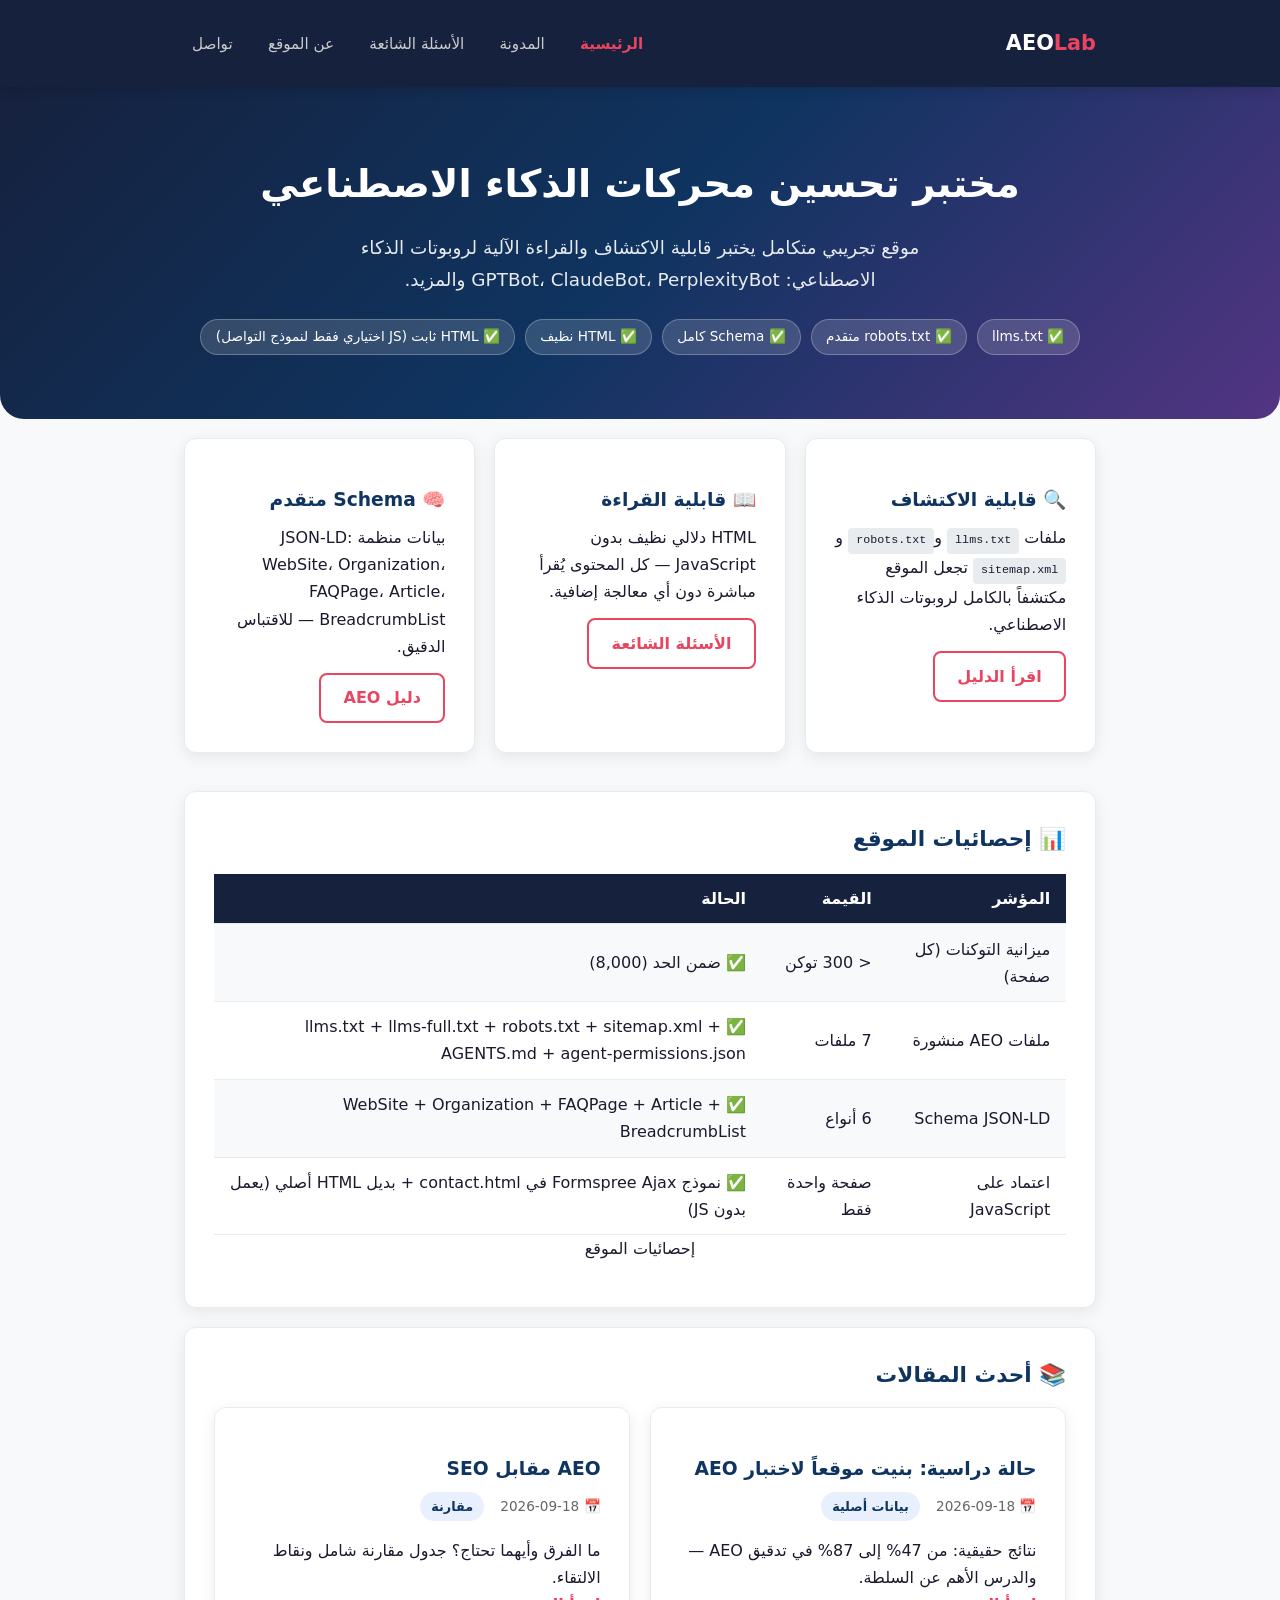
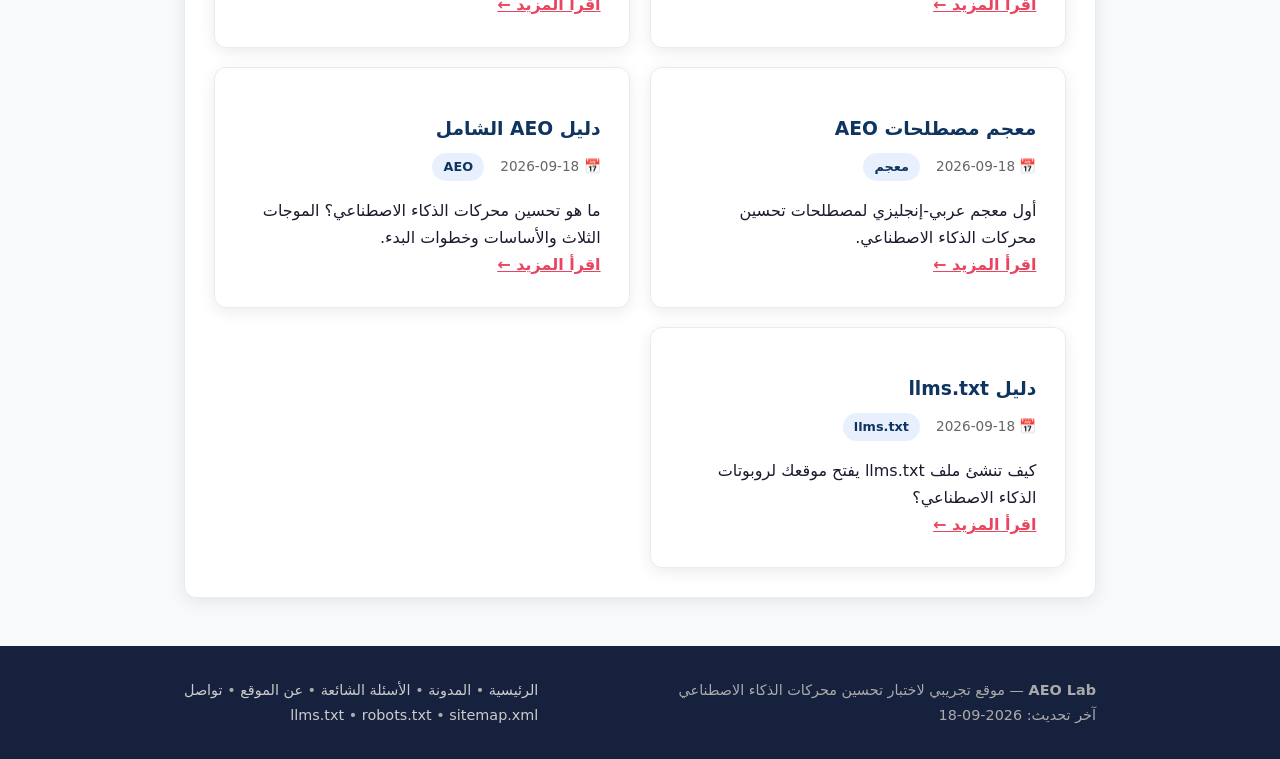
<file: index.html>
<!DOCTYPE html>
<html lang="ar" dir="rtl">
<head>
  <meta charset="UTF-8">
  <meta name="viewport" content="width=device-width, initial-scale=1.0">
  <title>موقع AEO التجريبي — اختبار تحسين محركات الذكاء الاصطناعي</title>
  <meta name="description" content="موقع تجريبي متكامل لاختبار تحسين محركات الذكاء الاصطناعي (AEO): llms.txt، robots.txt، Schema، قابلية القراءة الآلية، وميزانية التوكنات.">
  <meta name="keywords" content="AEO, AI Engine Optimization, llms.txt, robots.txt, الذكاء الاصطناعي, تحسين محركات">
  <meta name="author" content="mohammed74a">
  <link rel="canonical" href="https://mohammed74a.github.io/aeo-test-site/">
  <link rel="stylesheet" href="style.css">
  <link rel="mcp-actions" href="mcp-actions.json">

  <!-- Open Graph -->
  <meta property="og:type" content="website">
  <meta property="og:title" content="موقع AEO التجريبي — اختبار تحسين محركات الذكاء الاصطناعي">
  <meta property="og:description" content="موقع تجريبي متكامل لاختبار AEO: llms.txt، robots.txt، Schema، وقابلية القراءة الآلية.">
  <meta property="og:url" content="https://mohammed74a.github.io/aeo-test-site/">
  <meta property="og:locale" content="ar_AR">

  <!-- Twitter Card -->
  <meta name="twitter:card" content="summary">
  <meta name="twitter:title" content="موقع AEO التجريبي">
  <meta name="twitter:description" content="اختبار تحسين محركات الذكاء الاصطناعي (AEO)">

  <!-- Schema: WebSite -->
  <script type="application/ld+json">
  {
    "@context": "https://schema.org",
    "@type": "WebSite",
    "name": "موقع AEO التجريبي",
    "url": "https://mohammed74a.github.io/aeo-test-site/",
    "inLanguage": "ar",
    "description": "موقع تجريبي متكامل لاختبار تحسين محركات الذكاء الاصطناعي (AEO).",
    "publisher": {
      "@type": "Organization",
      "name": "mohammed74a"
    }
  }
  </script>

  <!-- Schema: Organization -->
  <script type="application/ld+json">
  {
    "@context": "https://schema.org",
    "@type": "Organization",
    "name": "AEO Lab",
    "alternateName": "موقع AEO التجريبي",
    "url": "https://mohammed74a.github.io/aeo-test-site/",
    "logo": "https://mohammed74a.github.io/aeo-test-site/logo.svg",
    "description": "مشروع تجريبي لاختبار تحسين محركات الذكاء الاصطناعي",
    "foundingDate": "2026-09-18",
    "contactPoint": {
      "@type": "ContactPoint",
      "contactType": "customer support",
      "email": "chewy-unicorn06@bravealias.com",
      "url": "https://github.com/mohammed74a/aeo-test-site/issues",
      "availableLanguage": "ar"
    },
    "sameAs": ["https://github.com/mohammed74a"]
  }
  </script>

  <!-- Schema: BreadcrumbList -->
  <script type="application/ld+json">
  {
    "@context": "https://schema.org",
    "@type": "BreadcrumbList",
    "itemListElement": [
      {"@type": "ListItem", "position": 1, "name": "الرئيسية", "item": "https://mohammed74a.github.io/aeo-test-site/"}
    ]
  }
  </script>
</head>
<body>

  <!-- التنقل -->
  <nav class="navbar" aria-label="التنقل الرئيسي">
    <div class="container">
      <a href="index.html" class="logo">AEO<span>Lab</span></a>
      <ul class="nav-links">
        <li><a href="index.html" class="active">الرئيسية</a></li>
        <li><a href="blog.html">المدونة</a></li>
        <li><a href="faq.html">الأسئلة الشائعة</a></li>
        <li><a href="about.html">عن الموقع</a></li>
        <li><a href="contact.html">تواصل</a></li>
      </ul>
    </div>
  </nav>

  <!-- البطل -->
  <section class="hero">
    <div class="container">
      <h1>مختبر تحسين محركات الذكاء الاصطناعي</h1>
      <p>موقع تجريبي متكامل يختبر قابلية الاكتشاف والقراءة الآلية لروبوتات الذكاء الاصطناعي: GPTBot، ClaudeBot، PerplexityBot والمزيد.</p>
      <div class="badges">
        <span class="badge">✅ llms.txt</span>
        <span class="badge">✅ robots.txt متقدم</span>
        <span class="badge">✅ Schema كامل</span>
        <span class="badge">✅ HTML نظيف</span>
        <span class="badge">✅ HTML ثابت (JS اختياري فقط لنموذج التواصل)</span>
      </div>
    </div>
  </section>

  <main class="container">

    <!-- المميزات -->
    <div class="grid-3">
      <div class="card">
        <h3>🔍 قابلية الاكتشاف</h3>
        <p>ملفات <code>llms.txt</code> و<code>robots.txt</code> و<code>sitemap.xml</code> تجعل الموقع مكتشفاً بالكامل لروبوتات الذكاء الاصطناعي.</p>
        <a href="blog/llms-txt-guide.html" class="btn btn-outline" role="button" style="margin-top:0.8rem">اقرأ الدليل</a>
      </div>
      <div class="card">
        <h3>📖 قابلية القراءة</h3>
        <p>HTML دلالي نظيف بدون JavaScript — كل المحتوى يُقرأ مباشرة دون أي معالجة إضافية.</p>
        <a href="faq.html" class="btn btn-outline" role="button" style="margin-top:0.8rem">الأسئلة الشائعة</a>
      </div>
      <div class="card">
        <h3>🧠 Schema متقدم</h3>
        <p>بيانات منظمة JSON-LD: WebSite، Organization، FAQPage، Article، BreadcrumbList — للاقتباس الدقيق.</p>
        <a href="blog/aeo-guide.html" class="btn btn-outline" role="button" style="margin-top:0.8rem">دليل AEO</a>
      </div>
    </div>

    <!-- إحصائيات الموقع -->
    <div class="card">
      <h2>📊 إحصائيات الموقع</h2>
      <table>
        <caption style="caption-side:bottom;">إحصائيات الموقع</caption>
        <tr><th>المؤشر</th><th>القيمة</th><th>الحالة</th></tr>
        <tr><td>ميزانية التوكنات (كل صفحة)</td><td>&lt; 300 توكن</td><td>✅ ضمن الحد (8,000)</td></tr>
        <tr><td>ملفات AEO منشورة</td><td>7 ملفات</td><td>✅ llms.txt + llms-full.txt + robots.txt + sitemap.xml + AGENTS.md + agent-permissions.json</td></tr>
        <tr><td>Schema JSON-LD</td><td>6 أنواع</td><td>✅ WebSite + Organization + FAQPage + Article + BreadcrumbList</td></tr>
        <tr><td>اعتماد على JavaScript</td><td>صفحة واحدة فقط</td><td>✅ نموذج Formspree Ajax في contact.html + بديل HTML أصلي (يعمل بدون JS)</td></tr>
      </table>
    </div>

    <!-- أحدث المقالات -->
    <div class="card">
      <h2>📚 أحدث المقالات</h2>
      <div class="grid-2">
        <div class="card" style="margin:0">
          <h3>حالة دراسية: بنيت موقعاً لاختبار AEO</h3>
          <p class="article-meta"><span>📅 2026-09-18</span><span class="tag">بيانات أصلية</span></p>
          <p>نتائج حقيقية: من 47% إلى 87% في تدقيق AEO — والدرس الأهم عن السلطة.</p>
          <a href="blog/aeo-case-study.html" style="color:var(--accent); font-weight:600;">اقرأ المزيد ←</a>
        </div>
        <div class="card" style="margin:0">
          <h3>AEO مقابل SEO</h3>
          <p class="article-meta"><span>📅 2026-09-18</span><span class="tag">مقارنة</span></p>
          <p>ما الفرق وأيهما تحتاج؟ جدول مقارنة شامل ونقاط الالتقاء.</p>
          <a href="blog/aeo-vs-seo.html" style="color:var(--accent); font-weight:600;">اقرأ المزيد ←</a>
        </div>
        <div class="card" style="margin:0">
          <h3>معجم مصطلحات AEO</h3>
          <p class="article-meta"><span>📅 2026-09-18</span><span class="tag">معجم</span></p>
          <p>أول معجم عربي-إنجليزي لمصطلحات تحسين محركات الذكاء الاصطناعي.</p>
          <a href="blog/aeo-glossary.html" style="color:var(--accent); font-weight:600;">اقرأ المزيد ←</a>
        </div>
        <div class="card" style="margin:0">
          <h3>دليل AEO الشامل</h3>
          <p class="article-meta"><span>📅 2026-09-18</span><span class="tag">AEO</span></p>
          <p>ما هو تحسين محركات الذكاء الاصطناعي؟ الموجات الثلاث والأساسات وخطوات البدء.</p>
          <a href="blog/aeo-guide.html" style="color:var(--accent); font-weight:600;">اقرأ المزيد ←</a>
        </div>
        <div class="card" style="margin:0">
          <h3>دليل llms.txt</h3>
          <p class="article-meta"><span>📅 2026-09-18</span><span class="tag">llms.txt</span></p>
          <p>كيف تنشئ ملف llms.txt يفتح موقعك لروبوتات الذكاء الاصطناعي؟</p>
          <a href="blog/llms-txt-guide.html" style="color:var(--accent); font-weight:600;">اقرأ المزيد ←</a>
        </div>
      </div>
    </div>

  </main>

  <!-- التذييل -->
  <footer>
    <div class="container">
      <div>
        <p><strong>AEO Lab</strong> — موقع تجريبي لاختبار تحسين محركات الذكاء الاصطناعي</p>
        <p>آخر تحديث: 2026-09-18</p>
      </div>
      <div>
        <p><a href="index.html">الرئيسية</a> • <a href="blog.html">المدونة</a> • <a href="faq.html">الأسئلة الشائعة</a> • <a href="about.html">عن الموقع</a> • <a href="contact.html">تواصل</a></p>
        <p><a href="llms.txt">llms.txt</a> • <a href="robots.txt">robots.txt</a> • <a href="sitemap.xml">sitemap.xml</a></p>
      </div>
    </div>
  </footer>

</body>
</html>
</file>
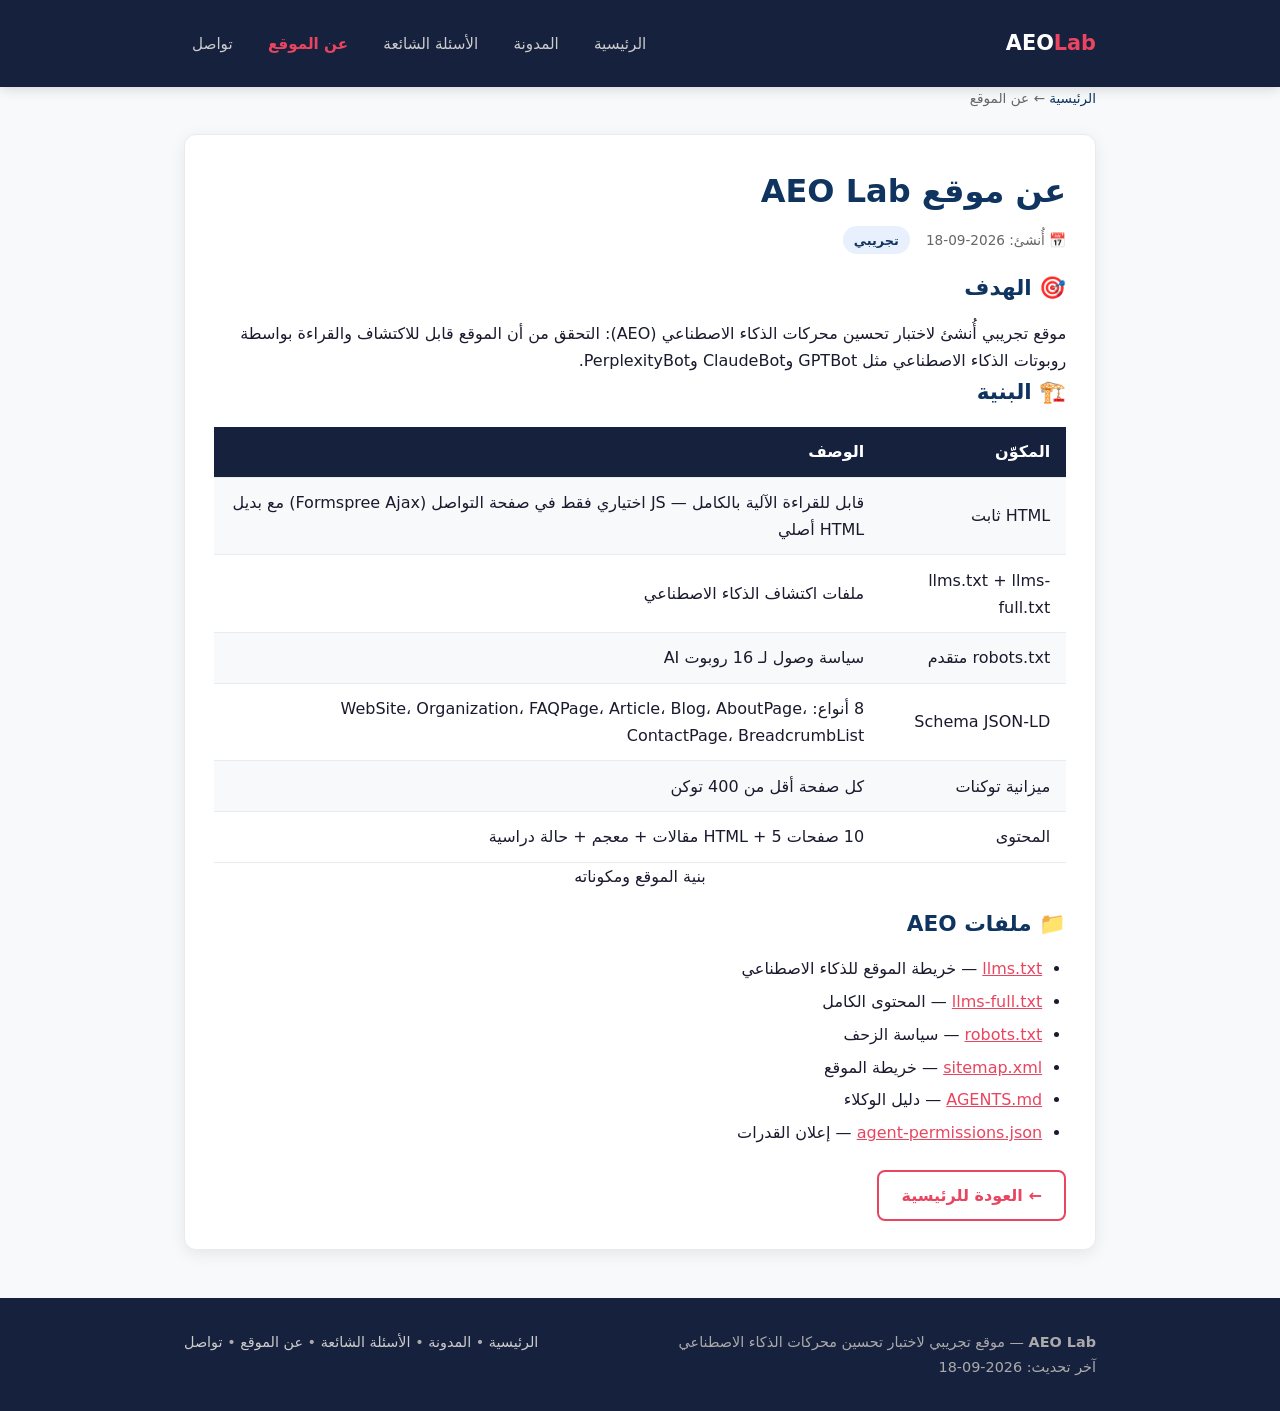
<file: about.html>
<!DOCTYPE html>
<html lang="ar" dir="rtl">
<head>
  <meta charset="UTF-8">
  <meta name="viewport" content="width=device-width, initial-scale=1.0">
  <title>عن الموقع — موقع AEO التجريبي</title>
  <meta name="description" content="عن موقع AEO Lab التجريبي: أهدافه، بنيته، وملفات تحسين محركات الذكاء الاصطناعي.">
  <link rel="canonical" href="https://mohammed74a.github.io/aeo-test-site/about.html">
  <link rel="stylesheet" href="style.css">
  <link rel="mcp-actions" href="mcp-actions.json">

  <!-- Schema: AboutPage -->
  <script type="application/ld+json">
  {
    "@context": "https://schema.org",
    "@type": "AboutPage",
    "name": "عن موقع AEO Lab",
    "url": "https://mohammed74a.github.io/aeo-test-site/about.html",
    "inLanguage": "ar",
    "description": "عن موقع AEO Lab التجريبي: أهدافه، بنيته، وملفات تحسين محركات الذكاء الاصطناعي."
  }
  </script>

  <!-- Schema: BreadcrumbList -->
  <script type="application/ld+json">
  {
    "@context": "https://schema.org",
    "@type": "BreadcrumbList",
    "itemListElement": [
      {"@type": "ListItem", "position": 1, "name": "الرئيسية", "item": "https://mohammed74a.github.io/aeo-test-site/"},
      {"@type": "ListItem", "position": 2, "name": "عن الموقع", "item": "https://mohammed74a.github.io/aeo-test-site/about.html"}
    ]
  }
  </script>
</head>
<body>

  <nav class="navbar" aria-label="التنقل الرئيسي">
    <div class="container">
      <a href="index.html" class="logo">AEO<span>Lab</span></a>
      <ul class="nav-links">
        <li><a href="index.html">الرئيسية</a></li>
        <li><a href="blog.html">المدونة</a></li>
        <li><a href="faq.html">الأسئلة الشائعة</a></li>
        <li><a href="about.html" class="active">عن الموقع</a></li>
        <li><a href="contact.html">تواصل</a></li>
      </ul>
    </div>
  </nav>

  <main class="container">
    <nav class="breadcrumb" aria-label="مسار التنقل">
      <a href="index.html">الرئيسية</a> ← عن الموقع
    </nav>

    <div class="card">
      <h1 style="color:var(--primary);">عن موقع AEO Lab</h1>
      <p class="article-meta"><span>📅 أُنشئ: 2026-09-18</span><span class="tag">تجريبي</span></p>

      <h2>🎯 الهدف</h2>
      <p>موقع تجريبي أُنشئ لاختبار تحسين محركات الذكاء الاصطناعي (AEO): التحقق من أن الموقع قابل للاكتشاف والقراءة بواسطة روبوتات الذكاء الاصطناعي مثل GPTBot وClaudeBot وPerplexityBot.</p>

      <h2>🏗️ البنية</h2>
      <table>
        <caption style="caption-side:bottom;">بنية الموقع ومكوناته</caption>
        <tr><th>المكوّن</th><th>الوصف</th></tr>
        <tr><td>HTML ثابت</td><td>قابل للقراءة الآلية بالكامل — JS اختياري فقط في صفحة التواصل (Formspree Ajax) مع بديل HTML أصلي</td></tr>
        <tr><td>llms.txt + llms-full.txt</td><td>ملفات اكتشاف الذكاء الاصطناعي</td></tr>
        <tr><td>robots.txt متقدم</td><td>سياسة وصول لـ 16 روبوت AI</td></tr>
        <tr><td>Schema JSON-LD</td><td>8 أنواع: WebSite، Organization، FAQPage، Article، Blog، AboutPage، ContactPage، BreadcrumbList</td></tr>
        <tr><td>ميزانية توكنات</td><td>كل صفحة أقل من 400 توكن</td></tr>
        <tr><td>المحتوى</td><td>10 صفحات HTML + 5 مقالات + معجم + حالة دراسية</td></tr>
      </table>

      <h2>📁 ملفات AEO</h2>
      <ul>
        <li><a href="llms.txt" style="color:var(--accent);">llms.txt</a> — خريطة الموقع للذكاء الاصطناعي</li>
        <li><a href="llms-full.txt" style="color:var(--accent);">llms-full.txt</a> — المحتوى الكامل</li>
        <li><a href="robots.txt" style="color:var(--accent);">robots.txt</a> — سياسة الزحف</li>
        <li><a href="sitemap.xml" style="color:var(--accent);">sitemap.xml</a> — خريطة الموقع</li>
        <li><a href="AGENTS.md" style="color:var(--accent);">AGENTS.md</a> — دليل الوكلاء</li>
        <li><a href="agent-permissions.json" style="color:var(--accent);">agent-permissions.json</a> — إعلان القدرات</li>
      </ul>

      <p style="margin-top:1.5rem;"><a href="index.html" class="btn btn-outline">← العودة للرئيسية</a></p>
    </div>

  </main>

  <footer>
    <div class="container">
      <div>
        <p><strong>AEO Lab</strong> — موقع تجريبي لاختبار تحسين محركات الذكاء الاصطناعي</p>
        <p>آخر تحديث: 2026-09-18</p>
      </div>
      <div>
        <p><a href="index.html">الرئيسية</a> • <a href="blog.html">المدونة</a> • <a href="faq.html">الأسئلة الشائعة</a> • <a href="about.html">عن الموقع</a> • <a href="contact.html">تواصل</a></p>
      </div>
    </div>
  </footer>

</body>
</html>
</file>
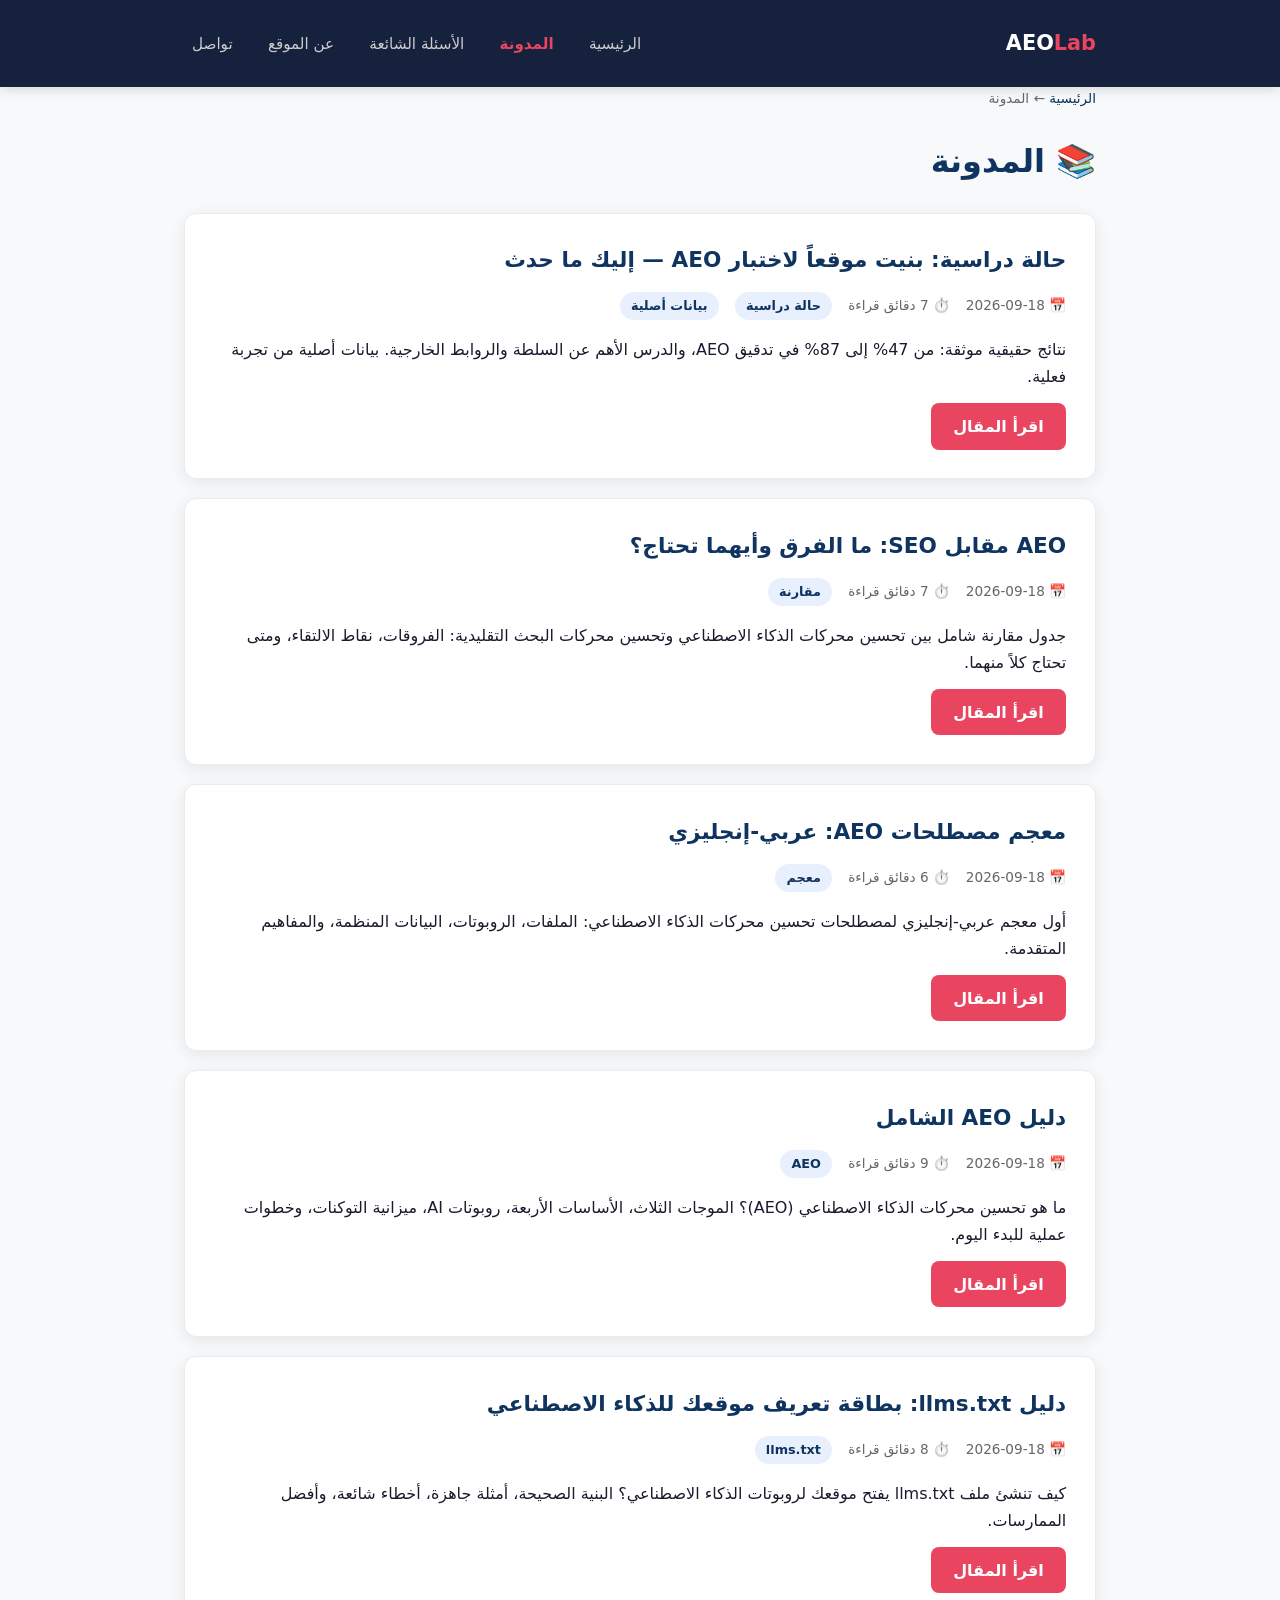
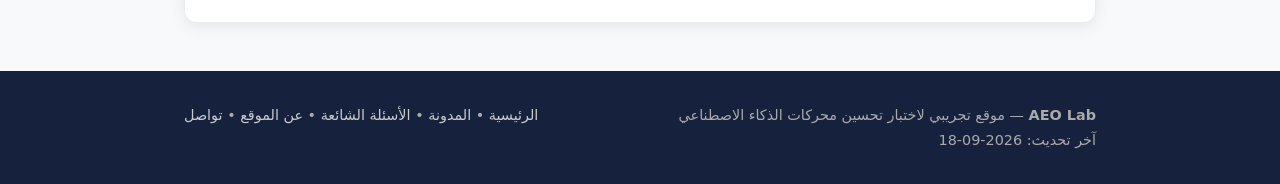
<file: blog.html>
<!DOCTYPE html>
<html lang="ar" dir="rtl">
<head>
  <meta charset="UTF-8">
  <meta name="viewport" content="width=device-width, initial-scale=1.0">
  <title>المدونة — موقع AEO التجريبي</title>
  <meta name="description" content="مقالات عن تحسين محركات الذكاء الاصطناعي (AEO): أدلة وشروحات عن llms.txt وrobots.txt وقابلية القراءة الآلية.">
  <link rel="canonical" href="https://mohammed74a.github.io/aeo-test-site/blog.html">
  <link rel="stylesheet" href="style.css">
  <link rel="mcp-actions" href="mcp-actions.json">

  <!-- Schema: Blog -->
  <script type="application/ld+json">
  {
    "@context": "https://schema.org",
    "@type": "Blog",
    "name": "مدونة AEO Lab",
    "url": "https://mohammed74a.github.io/aeo-test-site/blog.html",
    "inLanguage": "ar",
    "description": "مقالات عن تحسين محركات الذكاء الاصطناعي (AEO)"
  }
  </script>

  <!-- Schema: BreadcrumbList -->
  <script type="application/ld+json">
  {
    "@context": "https://schema.org",
    "@type": "BreadcrumbList",
    "itemListElement": [
      {"@type": "ListItem", "position": 1, "name": "الرئيسية", "item": "https://mohammed74a.github.io/aeo-test-site/"},
      {"@type": "ListItem", "position": 2, "name": "المدونة", "item": "https://mohammed74a.github.io/aeo-test-site/blog.html"}
    ]
  }
  </script>
</head>
<body>

  <nav class="navbar" aria-label="التنقل الرئيسي">
    <div class="container">
      <a href="index.html" class="logo">AEO<span>Lab</span></a>
      <ul class="nav-links">
        <li><a href="index.html">الرئيسية</a></li>
        <li><a href="blog.html" class="active">المدونة</a></li>
        <li><a href="faq.html">الأسئلة الشائعة</a></li>
        <li><a href="about.html">عن الموقع</a></li>
        <li><a href="contact.html">تواصل</a></li>
      </ul>
    </div>
  </nav>

  <main class="container">
    <nav class="breadcrumb" aria-label="مسار التنقل">
      <a href="index.html">الرئيسية</a> ← المدونة
    </nav>
    <h1 style="color:var(--primary); margin-bottom:1.5rem;">📚 المدونة</h1>

    <div class="card">
      <h2>حالة دراسية: بنيت موقعاً لاختبار AEO — إليك ما حدث</h2>
      <p class="article-meta"><span>📅 2026-09-18</span><span>⏱️ 7 دقائق قراءة</span><span class="tag">حالة دراسية</span><span class="tag">بيانات أصلية</span></p>
      <p>نتائج حقيقية موثقة: من 47% إلى 87% في تدقيق AEO، والدرس الأهم عن السلطة والروابط الخارجية. بيانات أصلية من تجربة فعلية.</p>
      <a href="blog/aeo-case-study.html" class="btn" role="button" style="margin-top:0.8rem">اقرأ المقال</a>
    </div>

    <div class="card">
      <h2>AEO مقابل SEO: ما الفرق وأيهما تحتاج؟</h2>
      <p class="article-meta"><span>📅 2026-09-18</span><span>⏱️ 7 دقائق قراءة</span><span class="tag">مقارنة</span></p>
      <p>جدول مقارنة شامل بين تحسين محركات الذكاء الاصطناعي وتحسين محركات البحث التقليدية: الفروقات، نقاط الالتقاء، ومتى تحتاج كلاً منهما.</p>
      <a href="blog/aeo-vs-seo.html" class="btn" role="button" style="margin-top:0.8rem">اقرأ المقال</a>
    </div>

    <div class="card">
      <h2>معجم مصطلحات AEO: عربي-إنجليزي</h2>
      <p class="article-meta"><span>📅 2026-09-18</span><span>⏱️ 6 دقائق قراءة</span><span class="tag">معجم</span></p>
      <p>أول معجم عربي-إنجليزي لمصطلحات تحسين محركات الذكاء الاصطناعي: الملفات، الروبوتات، البيانات المنظمة، والمفاهيم المتقدمة.</p>
      <a href="blog/aeo-glossary.html" class="btn" role="button" style="margin-top:0.8rem">اقرأ المقال</a>
    </div>

    <div class="card">
      <h2>دليل AEO الشامل</h2>
      <p class="article-meta"><span>📅 2026-09-18</span><span>⏱️ 9 دقائق قراءة</span><span class="tag">AEO</span></p>
      <p>ما هو تحسين محركات الذكاء الاصطناعي (AEO)؟ الموجات الثلاث، الأساسات الأربعة، روبوتات AI، ميزانية التوكنات، وخطوات عملية للبدء اليوم.</p>
      <a href="blog/aeo-guide.html" class="btn" role="button" style="margin-top:0.8rem">اقرأ المقال</a>
    </div>

    <div class="card">
      <h2>دليل llms.txt: بطاقة تعريف موقعك للذكاء الاصطناعي</h2>
      <p class="article-meta"><span>📅 2026-09-18</span><span>⏱️ 8 دقائق قراءة</span><span class="tag">llms.txt</span></p>
      <p>كيف تنشئ ملف llms.txt يفتح موقعك لروبوتات الذكاء الاصطناعي؟ البنية الصحيحة، أمثلة جاهزة، أخطاء شائعة، وأفضل الممارسات.</p>
      <a href="blog/llms-txt-guide.html" class="btn" role="button" style="margin-top:0.8rem">اقرأ المقال</a>
    </div>

  </main>

  <footer>
    <div class="container">
      <div>
        <p><strong>AEO Lab</strong> — موقع تجريبي لاختبار تحسين محركات الذكاء الاصطناعي</p>
        <p>آخر تحديث: 2026-09-18</p>
      </div>
      <div>
        <p><a href="index.html">الرئيسية</a> • <a href="blog.html">المدونة</a> • <a href="faq.html">الأسئلة الشائعة</a> • <a href="about.html">عن الموقع</a> • <a href="contact.html">تواصل</a></p>
      </div>
    </div>
  </footer>

</body>
</html>
</file>
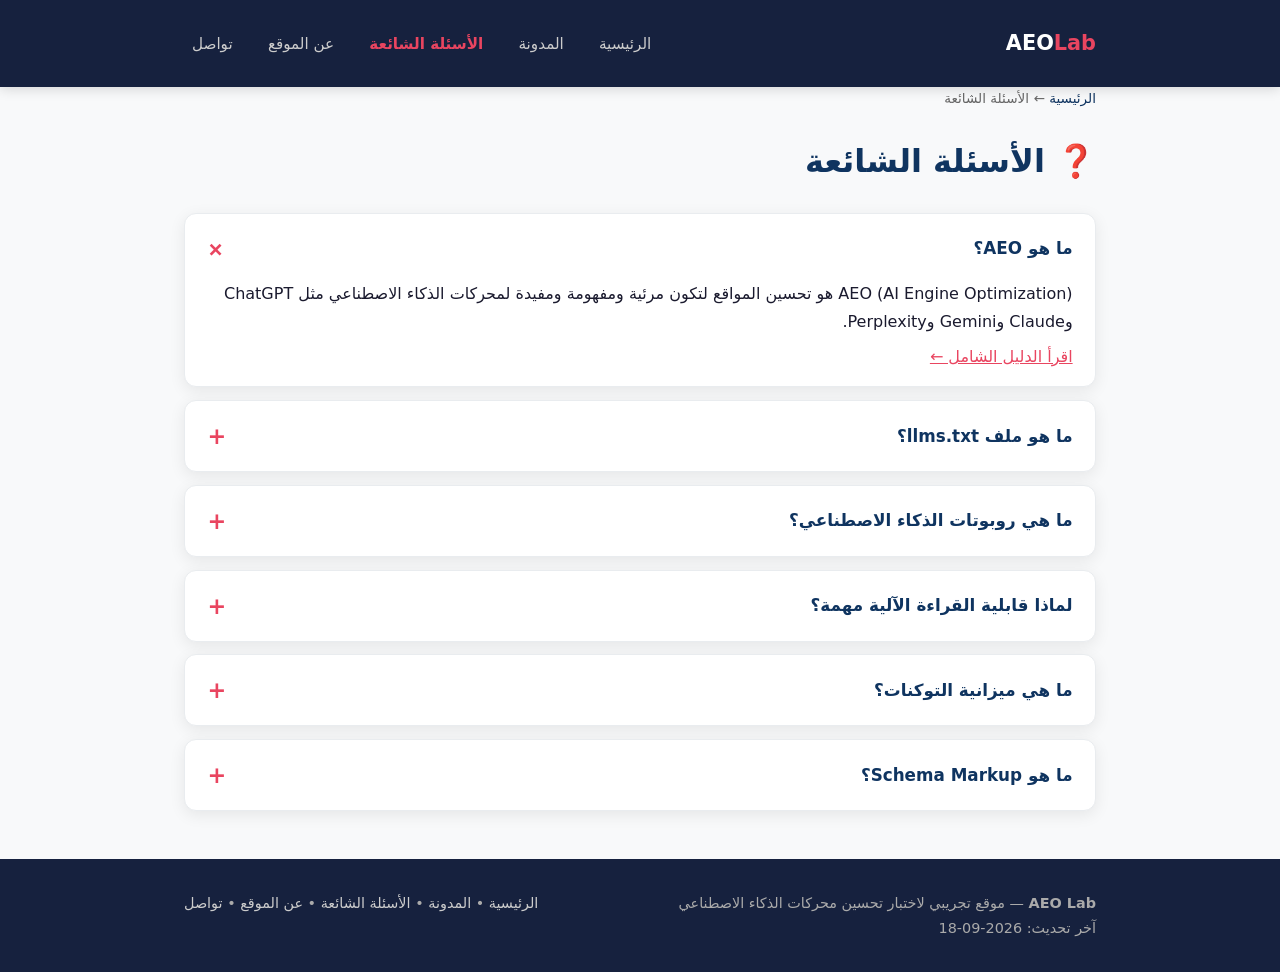
<file: faq.html>
<!DOCTYPE html>
<html lang="ar" dir="rtl">
<head>
  <meta charset="UTF-8">
  <meta name="viewport" content="width=device-width, initial-scale=1.0">
  <title>الأسئلة الشائعة — موقع AEO التجريبي</title>
  <meta name="description" content="أسئلة شائعة عن تحسين محركات الذكاء الاصطناعي AEO: llms.txt، روبوتات AI، Schema، وميزانية التوكنات.">
  <link rel="canonical" href="https://mohammed74a.github.io/aeo-test-site/faq.html">
  <link rel="stylesheet" href="style.css">
  <link rel="mcp-actions" href="mcp-actions.json">

  <!-- Schema: FAQPage -->
  <script type="application/ld+json">
  {
    "@context": "https://schema.org",
    "@type": "FAQPage",
    "mainEntity": [
      {
        "@type": "Question",
        "name": "ما هو AEO؟",
        "acceptedAnswer": {
          "@type": "Answer",
          "text": "AEO (AI Engine Optimization) هو تحسين المواقع لتكون مرئية ومفهومة ومفيدة لمحركات الذكاء الاصطناعي مثل ChatGPT وClaude وGemini وPerplexity."
        }
      },
      {
        "@type": "Question",
        "name": "ما هو ملف llms.txt؟",
        "acceptedAnswer": {
          "@type": "Answer",
          "text": "ملف نصي يوضع في جذر الموقع يلخص الموقع وأهم صفحاته للذكاء الاصطناعي. اقترحه Jeremy Howard عام 2024 وهو عرف مجتمعي واسع الانتشار."
        }
      },
      {
        "@type": "Question",
        "name": "ما هي روبوتات الذكاء الاصطناعي؟",
        "acceptedAnswer": {
          "@type": "Answer",
          "text": "برامج تزحف على المواقع لجمع البيانات: GPTBot (OpenAI)، ClaudeBot (Anthropic)، PerplexityBot (Perplexity)، Google-Extended (Gemini)."
        }
      },
      {
        "@type": "Question",
        "name": "لماذا قابلية القراءة الآلية مهمة؟",
        "acceptedAnswer": {
          "@type": "Answer",
          "text": "المواقع المعتمدة على JavaScript فقط قد تظهر فارغة لروبوتات الذكاء الاصطناعي. المحتوى النظيف (HTML/Markdown) يُقرأ بسهولة."
        }
      },
      {
        "@type": "Question",
        "name": "ما هي ميزانية التوكنات؟",
        "acceptedAnswer": {
          "@type": "Answer",
          "text": "حدود سياق النماذج: المحتوى الطويل يُقتطع أو يُلخص بلا دقة. الحد الآمن لصفحة هبوط أقل من 8000 توكن، وللمقالات أقل من 12000 توكن."
        }
      },
      {
        "@type": "Question",
        "name": "ما هو Schema Markup؟",
        "acceptedAnswer": {
          "@type": "Answer",
          "text": "بيانات منظمة JSON-LD تخبر النماذج ببنية المحتوى: FAQPage للأسئلة، Article للمقالات، WebSite للموقع. تساعد النماذج على الاقتباس بدقة."
        }
      }
    ]
  }
  </script>

  <!-- Schema: BreadcrumbList -->
  <script type="application/ld+json">
  {
    "@context": "https://schema.org",
    "@type": "BreadcrumbList",
    "itemListElement": [
      {"@type": "ListItem", "position": 1, "name": "الرئيسية", "item": "https://mohammed74a.github.io/aeo-test-site/"},
      {"@type": "ListItem", "position": 2, "name": "الأسئلة الشائعة", "item": "https://mohammed74a.github.io/aeo-test-site/faq.html"}
    ]
  }
  </script>
</head>
<body>

  <nav class="navbar" aria-label="التنقل الرئيسي">
    <div class="container">
      <a href="index.html" class="logo">AEO<span>Lab</span></a>
      <ul class="nav-links">
        <li><a href="index.html">الرئيسية</a></li>
        <li><a href="blog.html">المدونة</a></li>
        <li><a href="faq.html" class="active">الأسئلة الشائعة</a></li>
        <li><a href="about.html">عن الموقع</a></li>
        <li><a href="contact.html">تواصل</a></li>
      </ul>
    </div>
  </nav>

  <main class="container">
    <nav class="breadcrumb" aria-label="مسار التنقل">
      <a href="index.html">الرئيسية</a> ← الأسئلة الشائعة
    </nav>
    <h1 style="color:var(--primary); margin-bottom:1.5rem;">❓ الأسئلة الشائعة</h1>

    <!-- FAQ تفاعلي بدون JavaScript -->
    <details class="faq-item" id="aeo" open>
      <summary>ما هو AEO؟</summary>
      <div class="answer">
        <p>AEO (AI Engine Optimization) هو تحسين المواقع لتكون مرئية ومفهومة ومفيدة لمحركات الذكاء الاصطناعي مثل ChatGPT وClaude وGemini وPerplexity.</p>
        <p style="margin-top:0.5rem;"><a href="blog/aeo-guide.html" style="color:var(--accent);">اقرأ الدليل الشامل ←</a></p>
      </div>
    </details>

    <details class="faq-item" id="llms">
      <summary>ما هو ملف llms.txt؟</summary>
      <div class="answer">
        <p>ملف نصي يوضع في جذر الموقع يلخص الموقع وأهم صفحاته للذكاء الاصطناعي. اقترحه Jeremy Howard عام 2024 وهو عرف مجتمعي واسع الانتشار.</p>
        <p style="margin-top:0.5rem;"><a href="blog/llms-txt-guide.html" style="color:var(--accent);">اقرأ دليل llms.txt ←</a></p>
      </div>
    </details>

    <details class="faq-item" id="bots">
      <summary>ما هي روبوتات الذكاء الاصطناعي؟</summary>
      <div class="answer">
        <p>برامج تزحف على المواقع لجمع البيانات:</p>
        <ul>
          <li><strong>GPTBot</strong> (OpenAI) — تدريب النماذج + تصفح ChatGPT</li>
          <li><strong>ClaudeBot</strong> (Anthropic) — تدريب + ردود Claude</li>
          <li><strong>PerplexityBot</strong> (Perplexity) — بحث مباشر + استشهادات</li>
          <li><strong>Google-Extended</strong> (Google) — تدريب Gemini</li>
        </ul>
      </div>
    </details>

    <details class="faq-item" id="readability">
      <summary>لماذا قابلية القراءة الآلية مهمة؟</summary>
      <div class="answer">
        <p>المواقع المعتمدة على JavaScript فقط قد تظهر فارغة لروبوتات الذكاء الاصطناعي. المحتوى النظيف (HTML/Markdown) يُقرأ بسهولة دون معالجة إضافية.</p>
      </div>
    </details>

    <details class="faq-item" id="tokens">
      <summary>ما هي ميزانية التوكنات؟</summary>
      <div class="answer">
        <p>حدود سياق النماذج: المحتوى الطويل يُقتطع أو يُلخص بلا دقة. الحدود الآمنة:</p>
        <ul>
          <li>صفحة هبوط: &lt; 8,000 توكن</li>
          <li>مقال مدونة: &lt; 12,000 توكن</li>
          <li>دليل "كيف تفعل": &lt; 20,000 توكن</li>
        </ul>
      </div>
    </details>

    <details class="faq-item" id="schema">
      <summary>ما هو Schema Markup؟</summary>
      <div class="answer">
        <p>بيانات منظمة JSON-LD تخبر النماذج ببنية المحتوى: FAQPage للأسئلة، Article للمقالات، WebSite للموقع. تساعد النماذج على الاقتباس بدقة.</p>
      </div>
    </details>

  </main>

  <footer>
    <div class="container">
      <div>
        <p><strong>AEO Lab</strong> — موقع تجريبي لاختبار تحسين محركات الذكاء الاصطناعي</p>
        <p>آخر تحديث: 2026-09-18</p>
      </div>
      <div>
        <p><a href="index.html">الرئيسية</a> • <a href="blog.html">المدونة</a> • <a href="faq.html">الأسئلة الشائعة</a> • <a href="about.html">عن الموقع</a> • <a href="contact.html">تواصل</a></p>
      </div>
    </div>
  </footer>

</body>
</html>
</file>
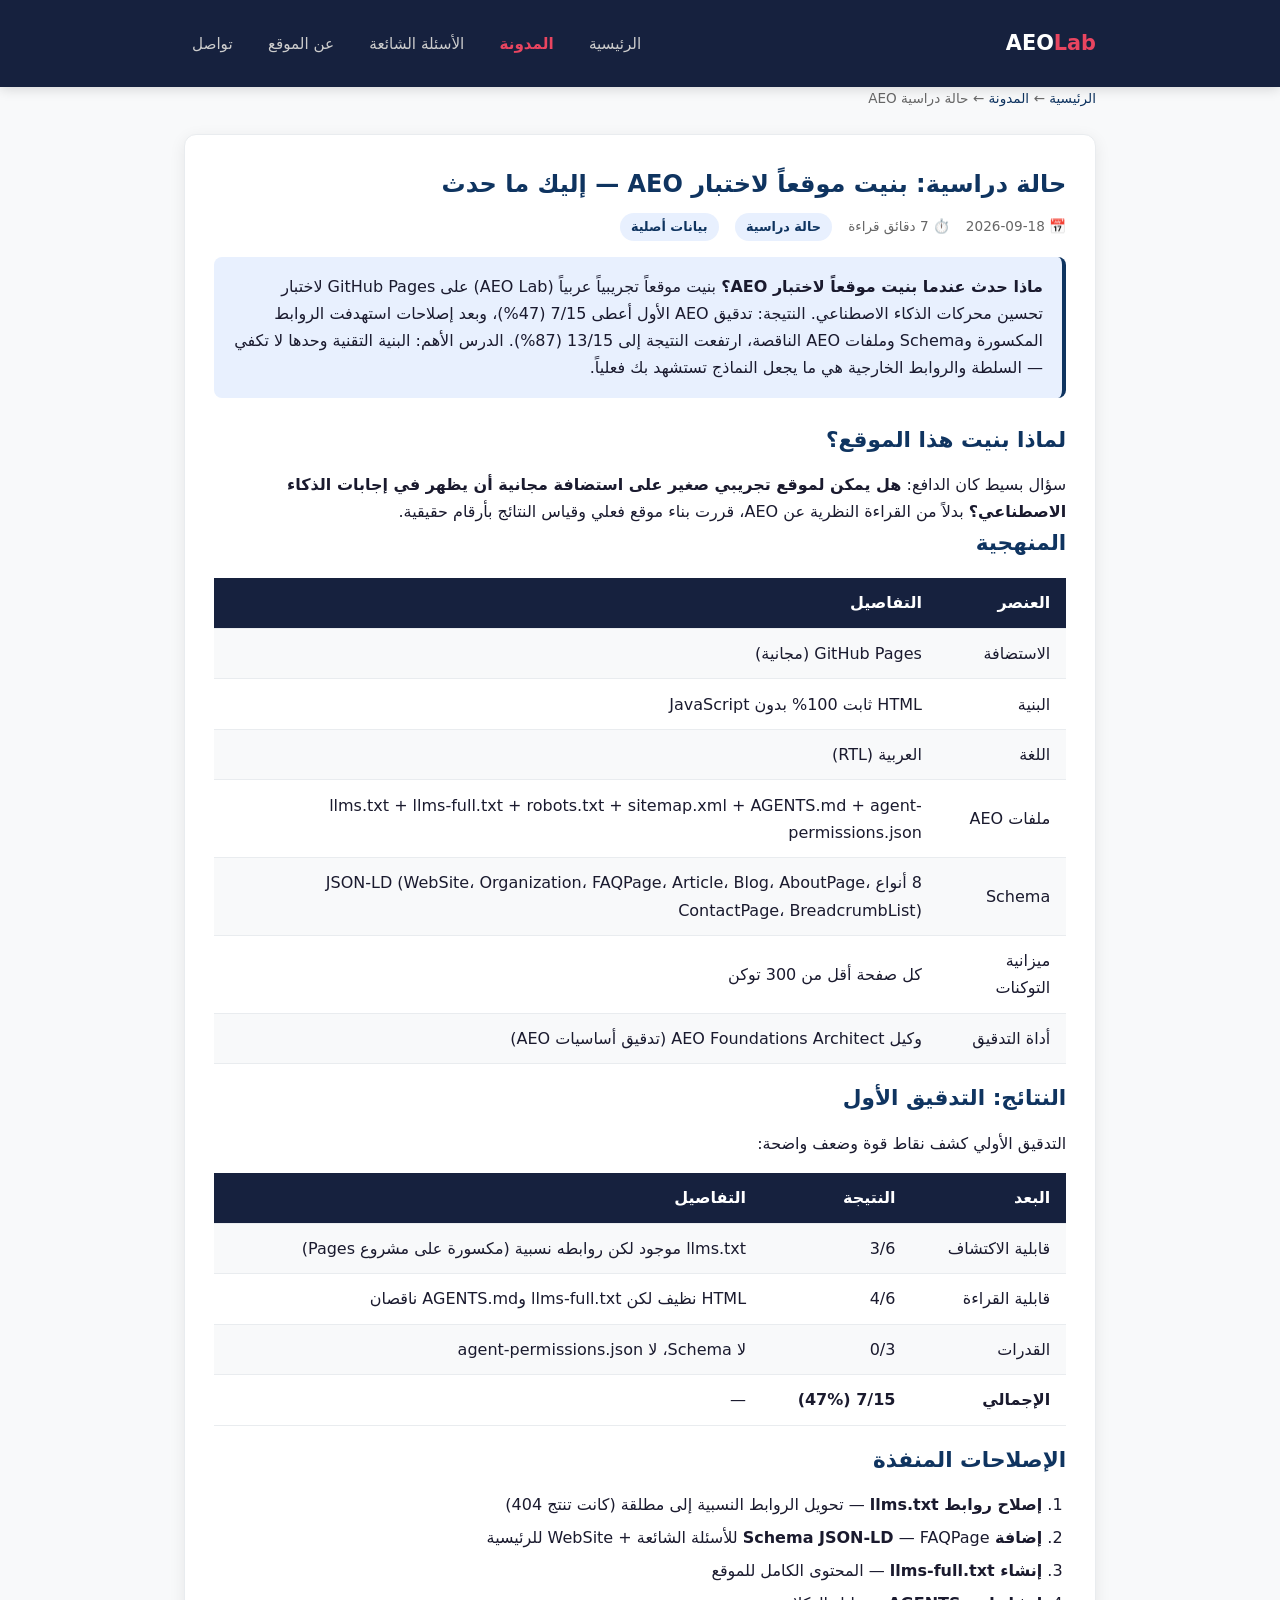
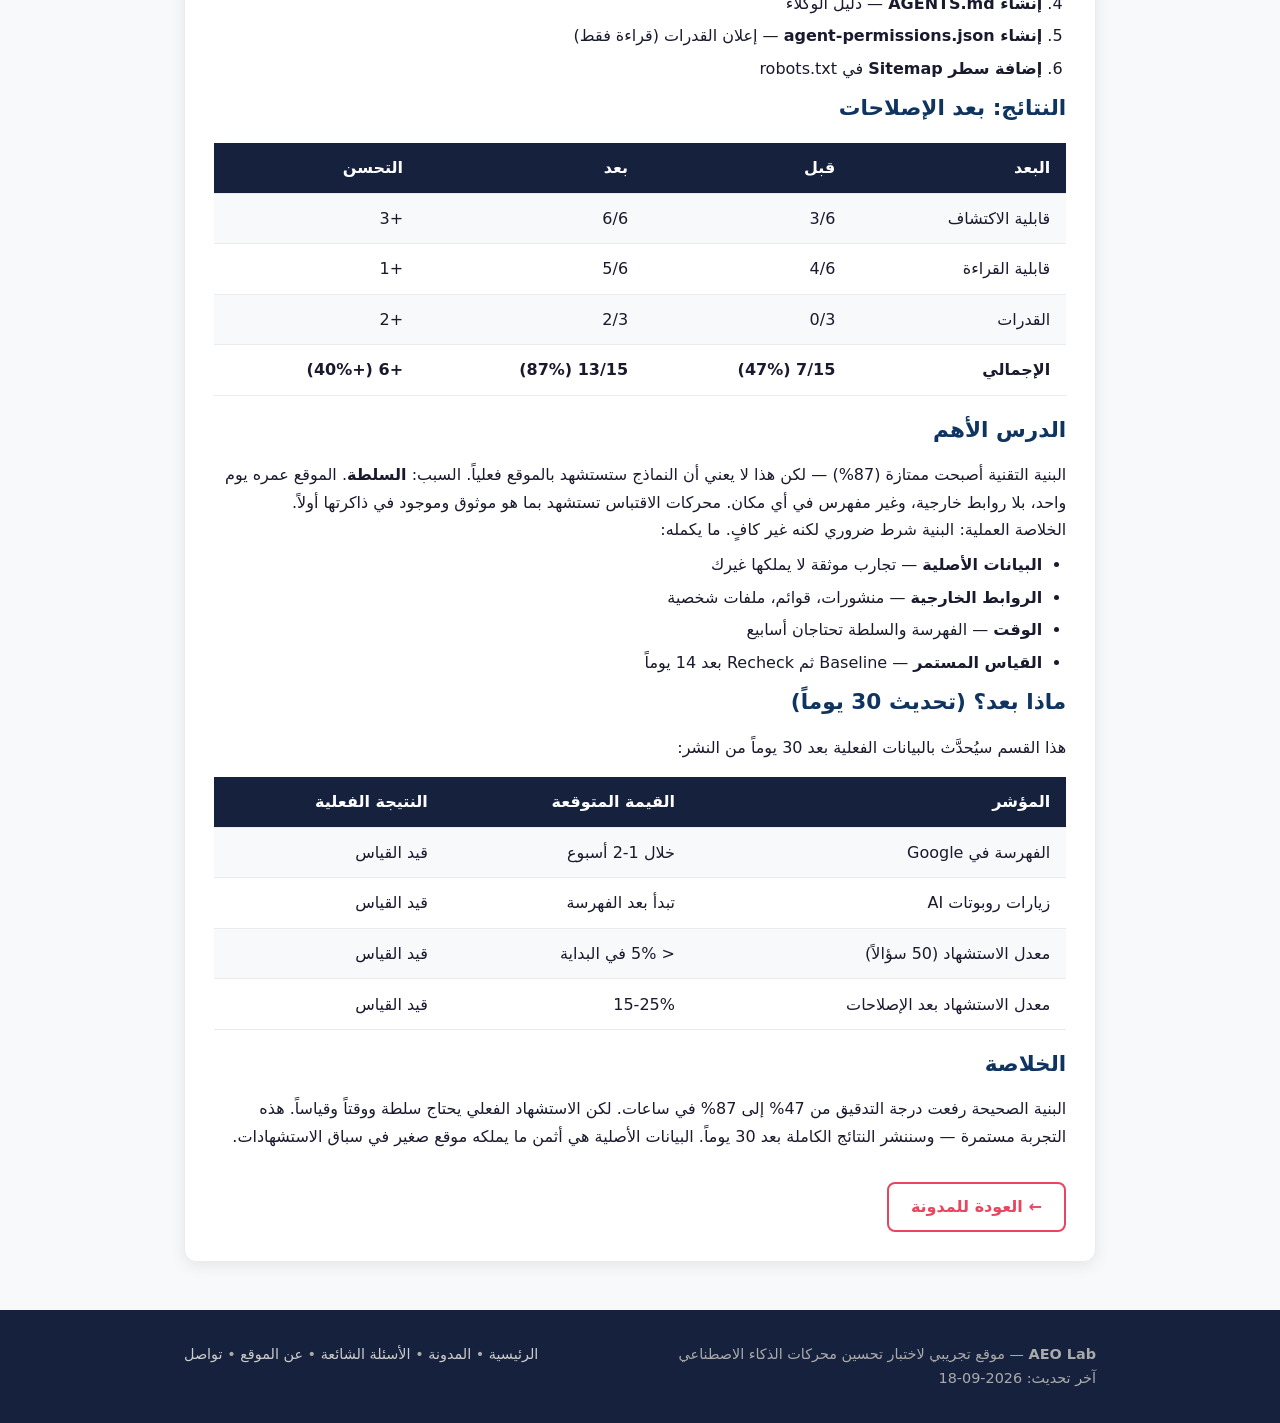
<file: blog/aeo-case-study.html>
<!DOCTYPE html>
<html lang="ar" dir="rtl">
<head>
  <meta charset="UTF-8">
  <meta name="viewport" content="width=device-width, initial-scale=1.0">
  <title>حالة دراسية: بنيت موقعاً لاختبار AEO — إليك ما حدث</title>
  <meta name="description" content="حالة دراسية موثقة: بناء موقع تجريبي لاختبار تحسين محركات الذكاء الاصطناعي (AEO) — النتائج، البيانات، والإصلاحات. بيانات أصلية من تجربة حقيقية.">
  <link rel="canonical" href="https://mohammed74a.github.io/aeo-test-site/blog/aeo-case-study.html">
  <link rel="stylesheet" href="../style.css">
  <link rel="mcp-actions" href="../mcp-actions.json">

  <!-- Schema: Article -->
  <script type="application/ld+json">
  {
    "@context": "https://schema.org",
    "@type": "Article",
    "headline": "حالة دراسية: بنيت موقعاً لاختبار AEO — إليك ما حدث",
    "description": "حالة دراسية موثقة: بناء موقع تجريبي لاختبار تحسين محركات الذكاء الاصطناعي (AEO) — النتائج، البيانات، والإصلاحات.",
    "datePublished": "2026-09-18",
    "dateModified": "2026-09-18",
    "inLanguage": "ar",
    "author": {"@type": "Organization", "name": "AEO Lab"},
    "publisher": {"@type": "Organization", "name": "AEO Lab"},
    "mainEntityOfPage": "https://mohammed74a.github.io/aeo-test-site/blog/aeo-case-study.html",
    "wordCount": "1400"
  }
  </script>

  <!-- Schema: BreadcrumbList -->
  <script type="application/ld+json">
  {
    "@context": "https://schema.org",
    "@type": "BreadcrumbList",
    "itemListElement": [
      {"@type": "ListItem", "position": 1, "name": "الرئيسية", "item": "https://mohammed74a.github.io/aeo-test-site/"},
      {"@type": "ListItem", "position": 2, "name": "المدونة", "item": "https://mohammed74a.github.io/aeo-test-site/blog.html"},
      {"@type": "ListItem", "position": 3, "name": "حالة دراسية AEO", "item": "https://mohammed74a.github.io/aeo-test-site/blog/aeo-case-study.html"}
    ]
  }
  </script>
</head>
<body>

  <nav class="navbar" aria-label="التنقل الرئيسي">
    <div class="container">
      <a href="../index.html" class="logo">AEO<span>Lab</span></a>
      <ul class="nav-links">
        <li><a href="../index.html">الرئيسية</a></li>
        <li><a href="../blog.html" class="active">المدونة</a></li>
        <li><a href="../faq.html">الأسئلة الشائعة</a></li>
        <li><a href="../about.html">عن الموقع</a></li>
        <li><a href="../contact.html">تواصل</a></li>
      </ul>
    </div>
  </nav>

  <main class="container">
    <nav class="breadcrumb" aria-label="مسار التنقل">
      <a href="../index.html">الرئيسية</a> ← <a href="../blog.html">المدونة</a> ← حالة دراسية AEO
    </nav>

    <article class="card">
      <h1 style="color:var(--primary);">حالة دراسية: بنيت موقعاً لاختبار AEO — إليك ما حدث</h1>
      <p class="article-meta"><span>📅 2026-09-18</span><span>⏱️ 7 دقائق قراءة</span><span class="tag">حالة دراسية</span><span class="tag">بيانات أصلية</span></p>

      <!-- الإجابة الذهبية -->
      <div style="background:#e8f0fe; border-right:4px solid var(--primary); padding:1rem 1.2rem; border-radius:8px; margin-bottom:1.5rem;">
        <p><strong>ماذا حدث عندما بنيت موقعاً لاختبار AEO؟</strong> بنيت موقعاً تجريبياً عربياً (AEO Lab) على GitHub Pages لاختبار تحسين محركات الذكاء الاصطناعي. النتيجة: تدقيق AEO الأول أعطى 7/15 (47%)، وبعد إصلاحات استهدفت الروابط المكسورة وSchema وملفات AEO الناقصة، ارتفعت النتيجة إلى 13/15 (87%). الدرس الأهم: البنية التقنية وحدها لا تكفي — السلطة والروابط الخارجية هي ما يجعل النماذج تستشهد بك فعلياً.</p>
      </div>

      <h2>لماذا بنيت هذا الموقع؟</h2>
      <p>سؤال بسيط كان الدافع: <strong>هل يمكن لموقع تجريبي صغير على استضافة مجانية أن يظهر في إجابات الذكاء الاصطناعي؟</strong> بدلاً من القراءة النظرية عن AEO، قررت بناء موقع فعلي وقياس النتائج بأرقام حقيقية.</p>

      <h2>المنهجية</h2>
      <table>
        <tr><th>العنصر</th><th>التفاصيل</th></tr>
        <tr><td>الاستضافة</td><td>GitHub Pages (مجانية)</td></tr>
        <tr><td>البنية</td><td>HTML ثابت 100% بدون JavaScript</td></tr>
        <tr><td>اللغة</td><td>العربية (RTL)</td></tr>
        <tr><td>ملفات AEO</td><td>llms.txt + llms-full.txt + robots.txt + sitemap.xml + AGENTS.md + agent-permissions.json</td></tr>
        <tr><td>Schema</td><td>8 أنواع JSON-LD (WebSite، Organization، FAQPage، Article، Blog، AboutPage، ContactPage، BreadcrumbList)</td></tr>
        <tr><td>ميزانية التوكنات</td><td>كل صفحة أقل من 300 توكن</td></tr>
        <tr><td>أداة التدقيق</td><td>وكيل AEO Foundations Architect (تدقيق أساسيات AEO)</td></tr>
      </table>

      <h2>النتائج: التدقيق الأول</h2>
      <p>التدقيق الأولي كشف نقاط قوة وضعف واضحة:</p>
      <table>
        <tr><th>البعد</th><th>النتيجة</th><th>التفاصيل</th></tr>
        <tr><td>قابلية الاكتشاف</td><td>3/6</td><td>llms.txt موجود لكن روابطه نسبية (مكسورة على مشروع Pages)</td></tr>
        <tr><td>قابلية القراءة</td><td>4/6</td><td>HTML نظيف لكن llms-full.txt وAGENTS.md ناقصان</td></tr>
        <tr><td>القدرات</td><td>0/3</td><td>لا Schema، لا agent-permissions.json</td></tr>
        <tr><td><strong>الإجمالي</strong></td><td><strong>7/15 (47%)</strong></td><td>—</td></tr>
      </table>

      <h2>الإصلاحات المنفذة</h2>
      <ol>
        <li><strong>إصلاح روابط llms.txt</strong> — تحويل الروابط النسبية إلى مطلقة (كانت تنتج 404)</li>
        <li><strong>إضافة Schema JSON-LD</strong> — FAQPage للأسئلة الشائعة + WebSite للرئيسية</li>
        <li><strong>إنشاء llms-full.txt</strong> — المحتوى الكامل للموقع</li>
        <li><strong>إنشاء AGENTS.md</strong> — دليل الوكلاء</li>
        <li><strong>إنشاء agent-permissions.json</strong> — إعلان القدرات (قراءة فقط)</li>
        <li><strong>إضافة سطر Sitemap</strong> في robots.txt</li>
      </ol>

      <h2>النتائج: بعد الإصلاحات</h2>
      <table>
        <tr><th>البعد</th><th>قبل</th><th>بعد</th><th>التحسن</th></tr>
        <tr><td>قابلية الاكتشاف</td><td>3/6</td><td>6/6</td><td>+3</td></tr>
        <tr><td>قابلية القراءة</td><td>4/6</td><td>5/6</td><td>+1</td></tr>
        <tr><td>القدرات</td><td>0/3</td><td>2/3</td><td>+2</td></tr>
        <tr><td><strong>الإجمالي</strong></td><td><strong>7/15 (47%)</strong></td><td><strong>13/15 (87%)</strong></td><td><strong>+6 (+40%)</strong></td></tr>
      </table>

      <h2>الدرس الأهم</h2>
      <p>البنية التقنية أصبحت ممتازة (87%) — لكن هذا لا يعني أن النماذج ستستشهد بالموقع فعلياً. السبب: <strong>السلطة</strong>. الموقع عمره يوم واحد، بلا روابط خارجية، وغير مفهرس في أي مكان. محركات الاقتباس تستشهد بما هو موثوق وموجود في ذاكرتها أولاً.</p>
      <p>الخلاصة العملية: البنية شرط ضروري لكنه غير كافٍ. ما يكمله:</p>
      <ul>
        <li><strong>البيانات الأصلية</strong> — تجارب موثقة لا يملكها غيرك</li>
        <li><strong>الروابط الخارجية</strong> — منشورات، قوائم، ملفات شخصية</li>
        <li><strong>الوقت</strong> — الفهرسة والسلطة تحتاجان أسابيع</li>
        <li><strong>القياس المستمر</strong> — Baseline ثم Recheck بعد 14 يوماً</li>
      </ul>

      <h2>ماذا بعد؟ (تحديث 30 يوماً)</h2>
      <p>هذا القسم سيُحدَّث بالبيانات الفعلية بعد 30 يوماً من النشر:</p>
      <table>
        <tr><th>المؤشر</th><th>القيمة المتوقعة</th><th>النتيجة الفعلية</th></tr>
        <tr><td>الفهرسة في Google</td><td>خلال 1-2 أسبوع</td><td>قيد القياس</td></tr>
        <tr><td>زيارات روبوتات AI</td><td>تبدأ بعد الفهرسة</td><td>قيد القياس</td></tr>
        <tr><td>معدل الاستشهاد (50 سؤالاً)</td><td>&lt; 5% في البداية</td><td>قيد القياس</td></tr>
        <tr><td>معدل الاستشهاد بعد الإصلاحات</td><td>15-25%</td><td>قيد القياس</td></tr>
      </table>

      <h2>الخلاصة</h2>
      <p>البنية الصحيحة رفعت درجة التدقيق من 47% إلى 87% في ساعات. لكن الاستشهاد الفعلي يحتاج سلطة ووقتاً وقياساً. هذه التجربة مستمرة — وسننشر النتائج الكاملة بعد 30 يوماً. البيانات الأصلية هي أثمن ما يملكه موقع صغير في سباق الاستشهادات.</p>

      <p style="margin-top:2rem;"><a href="../blog.html" class="btn btn-outline">← العودة للمدونة</a></p>
    </article>

  </main>

  <footer>
    <div class="container">
      <div>
        <p><strong>AEO Lab</strong> — موقع تجريبي لاختبار تحسين محركات الذكاء الاصطناعي</p>
        <p>آخر تحديث: 2026-09-18</p>
      </div>
      <div>
        <p><a href="../index.html">الرئيسية</a> • <a href="../blog.html">المدونة</a> • <a href="../faq.html">الأسئلة الشائعة</a> • <a href="../about.html">عن الموقع</a> • <a href="../contact.html">تواصل</a></p>
      </div>
    </div>
  </footer>

</body>
</html>
</file>
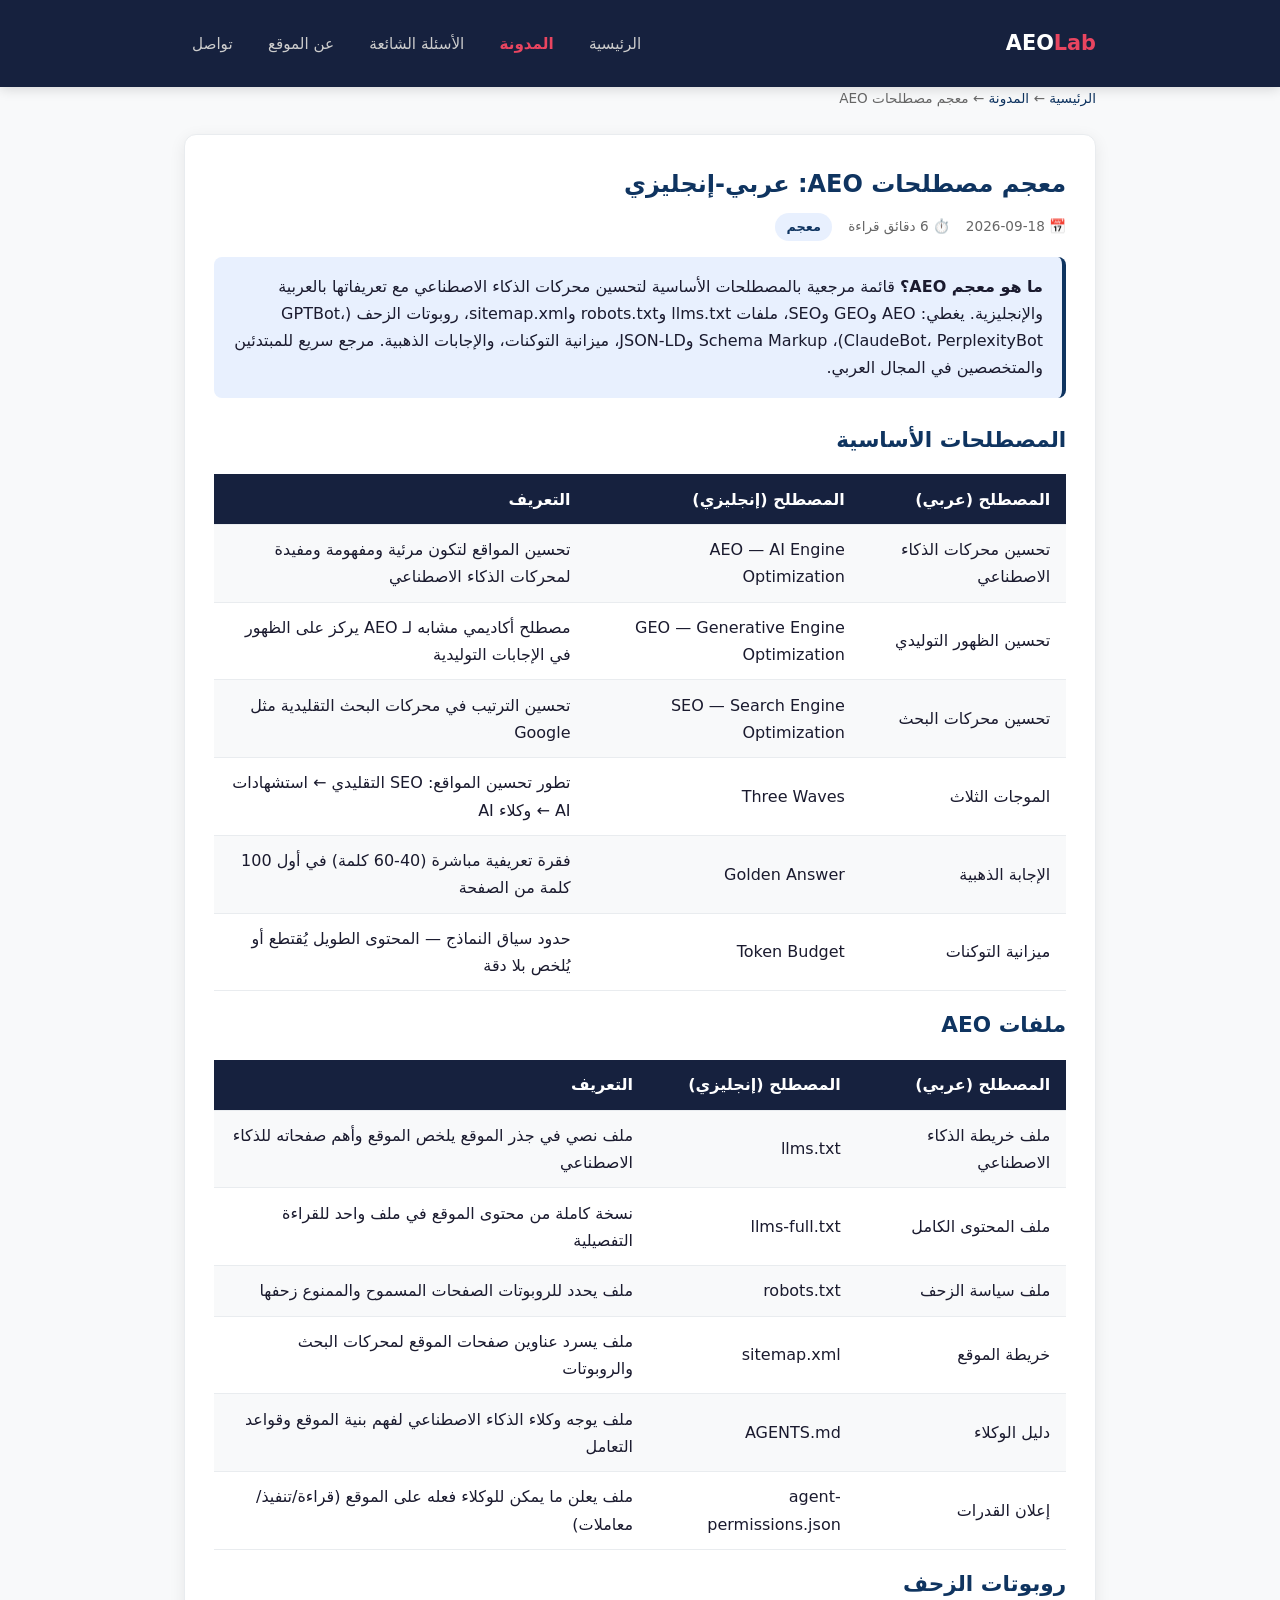
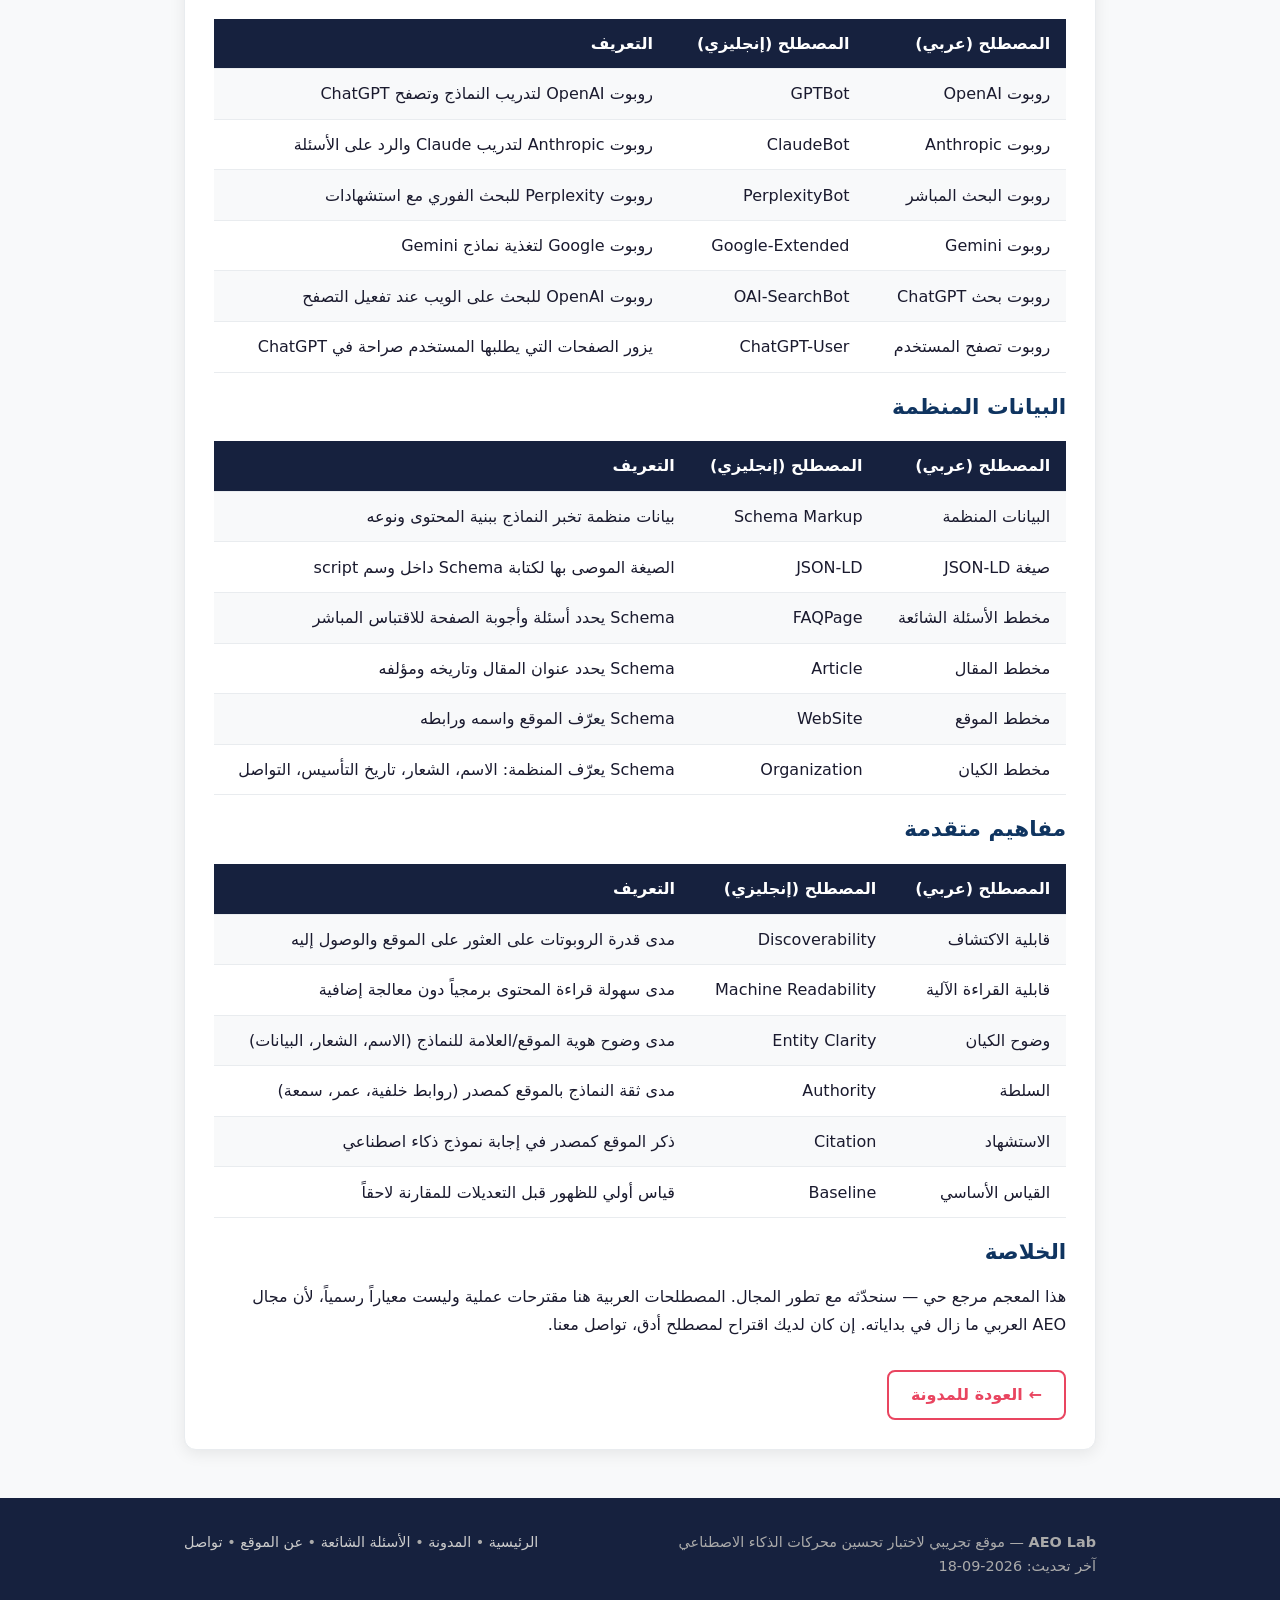
<file: blog/aeo-glossary.html>
<!DOCTYPE html>
<html lang="ar" dir="rtl">
<head>
  <meta charset="UTF-8">
  <meta name="viewport" content="width=device-width, initial-scale=1.0">
  <title>معجم مصطلحات AEO — عربي-إنجليزي</title>
  <meta name="description" content="معجم شامل لمصطلحات تحسين محركات الذكاء الاصطناعي (AEO) بالعربية والإنجليزية: llms.txt، Schema، روبوتات AI، ميزانية التوكنات والمزيد.">
  <link rel="canonical" href="https://mohammed74a.github.io/aeo-test-site/blog/aeo-glossary.html">
  <link rel="stylesheet" href="../style.css">
  <link rel="mcp-actions" href="../mcp-actions.json">

  <!-- Schema: Article -->
  <script type="application/ld+json">
  {
    "@context": "https://schema.org",
    "@type": "Article",
    "headline": "معجم مصطلحات AEO: عربي-إنجليزي",
    "description": "معجم شامل لمصطلحات تحسين محركات الذكاء الاصطناعي (AEO) بالعربية والإنجليزية.",
    "datePublished": "2026-09-18",
    "dateModified": "2026-09-18",
    "inLanguage": "ar",
    "author": {"@type": "Organization", "name": "AEO Lab"},
    "publisher": {"@type": "Organization", "name": "AEO Lab"},
    "mainEntityOfPage": "https://mohammed74a.github.io/aeo-test-site/blog/aeo-glossary.html",
    "wordCount": "1200"
  }
  </script>

  <!-- Schema: BreadcrumbList -->
  <script type="application/ld+json">
  {
    "@context": "https://schema.org",
    "@type": "BreadcrumbList",
    "itemListElement": [
      {"@type": "ListItem", "position": 1, "name": "الرئيسية", "item": "https://mohammed74a.github.io/aeo-test-site/"},
      {"@type": "ListItem", "position": 2, "name": "المدونة", "item": "https://mohammed74a.github.io/aeo-test-site/blog.html"},
      {"@type": "ListItem", "position": 3, "name": "معجم مصطلحات AEO", "item": "https://mohammed74a.github.io/aeo-test-site/blog/aeo-glossary.html"}
    ]
  }
  </script>
</head>
<body>

  <nav class="navbar" aria-label="التنقل الرئيسي">
    <div class="container">
      <a href="../index.html" class="logo">AEO<span>Lab</span></a>
      <ul class="nav-links">
        <li><a href="../index.html">الرئيسية</a></li>
        <li><a href="../blog.html" class="active">المدونة</a></li>
        <li><a href="../faq.html">الأسئلة الشائعة</a></li>
        <li><a href="../about.html">عن الموقع</a></li>
        <li><a href="../contact.html">تواصل</a></li>
      </ul>
    </div>
  </nav>

  <main class="container">
    <nav class="breadcrumb" aria-label="مسار التنقل">
      <a href="../index.html">الرئيسية</a> ← <a href="../blog.html">المدونة</a> ← معجم مصطلحات AEO
    </nav>

    <article class="card">
      <h1 style="color:var(--primary);">معجم مصطلحات AEO: عربي-إنجليزي</h1>
      <p class="article-meta"><span>📅 2026-09-18</span><span>⏱️ 6 دقائق قراءة</span><span class="tag">معجم</span></p>

      <!-- الإجابة الذهبية -->
      <div style="background:#e8f0fe; border-right:4px solid var(--primary); padding:1rem 1.2rem; border-radius:8px; margin-bottom:1.5rem;">
        <p><strong>ما هو معجم AEO؟</strong> قائمة مرجعية بالمصطلحات الأساسية لتحسين محركات الذكاء الاصطناعي مع تعريفاتها بالعربية والإنجليزية. يغطي: AEO وGEO وSEO، ملفات llms.txt وrobots.txt وsitemap.xml، روبوتات الزحف (GPTBot، ClaudeBot، PerplexityBot)، Schema Markup وJSON-LD، ميزانية التوكنات، والإجابات الذهبية. مرجع سريع للمبتدئين والمتخصصين في المجال العربي.</p>
      </div>

      <h2>المصطلحات الأساسية</h2>
      <table>
        <tr><th>المصطلح (عربي)</th><th>المصطلح (إنجليزي)</th><th>التعريف</th></tr>
        <tr><td>تحسين محركات الذكاء الاصطناعي</td><td>AEO — AI Engine Optimization</td><td>تحسين المواقع لتكون مرئية ومفهومة ومفيدة لمحركات الذكاء الاصطناعي</td></tr>
        <tr><td>تحسين الظهور التوليدي</td><td>GEO — Generative Engine Optimization</td><td>مصطلح أكاديمي مشابه لـ AEO يركز على الظهور في الإجابات التوليدية</td></tr>
        <tr><td>تحسين محركات البحث</td><td>SEO — Search Engine Optimization</td><td>تحسين الترتيب في محركات البحث التقليدية مثل Google</td></tr>
        <tr><td>الموجات الثلاث</td><td>Three Waves</td><td>تطور تحسين المواقع: SEO التقليدي ← استشهادات AI ← وكلاء AI</td></tr>
        <tr><td>الإجابة الذهبية</td><td>Golden Answer</td><td>فقرة تعريفية مباشرة (40-60 كلمة) في أول 100 كلمة من الصفحة</td></tr>
        <tr><td>ميزانية التوكنات</td><td>Token Budget</td><td>حدود سياق النماذج — المحتوى الطويل يُقتطع أو يُلخص بلا دقة</td></tr>
      </table>

      <h2>ملفات AEO</h2>
      <table>
        <tr><th>المصطلح (عربي)</th><th>المصطلح (إنجليزي)</th><th>التعريف</th></tr>
        <tr><td>ملف خريطة الذكاء الاصطناعي</td><td>llms.txt</td><td>ملف نصي في جذر الموقع يلخص الموقع وأهم صفحاته للذكاء الاصطناعي</td></tr>
        <tr><td>ملف المحتوى الكامل</td><td>llms-full.txt</td><td>نسخة كاملة من محتوى الموقع في ملف واحد للقراءة التفصيلية</td></tr>
        <tr><td>ملف سياسة الزحف</td><td>robots.txt</td><td>ملف يحدد للروبوتات الصفحات المسموح والممنوع زحفها</td></tr>
        <tr><td>خريطة الموقع</td><td>sitemap.xml</td><td>ملف يسرد عناوين صفحات الموقع لمحركات البحث والروبوتات</td></tr>
        <tr><td>دليل الوكلاء</td><td>AGENTS.md</td><td>ملف يوجه وكلاء الذكاء الاصطناعي لفهم بنية الموقع وقواعد التعامل</td></tr>
        <tr><td>إعلان القدرات</td><td>agent-permissions.json</td><td>ملف يعلن ما يمكن للوكلاء فعله على الموقع (قراءة/تنفيذ/معاملات)</td></tr>
      </table>

      <h2>روبوتات الزحف</h2>
      <table>
        <tr><th>المصطلح (عربي)</th><th>المصطلح (إنجليزي)</th><th>التعريف</th></tr>
        <tr><td>روبوت OpenAI</td><td>GPTBot</td><td>روبوت OpenAI لتدريب النماذج وتصفح ChatGPT</td></tr>
        <tr><td>روبوت Anthropic</td><td>ClaudeBot</td><td>روبوت Anthropic لتدريب Claude والرد على الأسئلة</td></tr>
        <tr><td>روبوت البحث المباشر</td><td>PerplexityBot</td><td>روبوت Perplexity للبحث الفوري مع استشهادات</td></tr>
        <tr><td>روبوت Gemini</td><td>Google-Extended</td><td>روبوت Google لتغذية نماذج Gemini</td></tr>
        <tr><td>روبوت بحث ChatGPT</td><td>OAI-SearchBot</td><td>روبوت OpenAI للبحث على الويب عند تفعيل التصفح</td></tr>
        <tr><td>روبوت تصفح المستخدم</td><td>ChatGPT-User</td><td>يزور الصفحات التي يطلبها المستخدم صراحة في ChatGPT</td></tr>
      </table>

      <h2>البيانات المنظمة</h2>
      <table>
        <tr><th>المصطلح (عربي)</th><th>المصطلح (إنجليزي)</th><th>التعريف</th></tr>
        <tr><td>البيانات المنظمة</td><td>Schema Markup</td><td>بيانات منظمة تخبر النماذج ببنية المحتوى ونوعه</td></tr>
        <tr><td>صيغة JSON-LD</td><td>JSON-LD</td><td>الصيغة الموصى بها لكتابة Schema داخل وسم script</td></tr>
        <tr><td>مخطط الأسئلة الشائعة</td><td>FAQPage</td><td>Schema يحدد أسئلة وأجوبة الصفحة للاقتباس المباشر</td></tr>
        <tr><td>مخطط المقال</td><td>Article</td><td>Schema يحدد عنوان المقال وتاريخه ومؤلفه</td></tr>
        <tr><td>مخطط الموقع</td><td>WebSite</td><td>Schema يعرّف الموقع واسمه ورابطه</td></tr>
        <tr><td>مخطط الكيان</td><td>Organization</td><td>Schema يعرّف المنظمة: الاسم، الشعار، تاريخ التأسيس، التواصل</td></tr>
      </table>

      <h2>مفاهيم متقدمة</h2>
      <table>
        <tr><th>المصطلح (عربي)</th><th>المصطلح (إنجليزي)</th><th>التعريف</th></tr>
        <tr><td>قابلية الاكتشاف</td><td>Discoverability</td><td>مدى قدرة الروبوتات على العثور على الموقع والوصول إليه</td></tr>
        <tr><td>قابلية القراءة الآلية</td><td>Machine Readability</td><td>مدى سهولة قراءة المحتوى برمجياً دون معالجة إضافية</td></tr>
        <tr><td>وضوح الكيان</td><td>Entity Clarity</td><td>مدى وضوح هوية الموقع/العلامة للنماذج (الاسم، الشعار، البيانات)</td></tr>
        <tr><td>السلطة</td><td>Authority</td><td>مدى ثقة النماذج بالموقع كمصدر (روابط خلفية، عمر، سمعة)</td></tr>
        <tr><td>الاستشهاد</td><td>Citation</td><td>ذكر الموقع كمصدر في إجابة نموذج ذكاء اصطناعي</td></tr>
        <tr><td>القياس الأساسي</td><td>Baseline</td><td>قياس أولي للظهور قبل التعديلات للمقارنة لاحقاً</td></tr>
      </table>

      <h2>الخلاصة</h2>
      <p>هذا المعجم مرجع حي — سنحدّثه مع تطور المجال. المصطلحات العربية هنا مقترحات عملية وليست معياراً رسمياً، لأن مجال AEO العربي ما زال في بداياته. إن كان لديك اقتراح لمصطلح أدق، تواصل معنا.</p>

      <p style="margin-top:2rem;"><a href="../blog.html" class="btn btn-outline">← العودة للمدونة</a></p>
    </article>

  </main>

  <footer>
    <div class="container">
      <div>
        <p><strong>AEO Lab</strong> — موقع تجريبي لاختبار تحسين محركات الذكاء الاصطناعي</p>
        <p>آخر تحديث: 2026-09-18</p>
      </div>
      <div>
        <p><a href="../index.html">الرئيسية</a> • <a href="../blog.html">المدونة</a> • <a href="../faq.html">الأسئلة الشائعة</a> • <a href="../about.html">عن الموقع</a> • <a href="../contact.html">تواصل</a></p>
      </div>
    </div>
  </footer>

</body>
</html>
</file>
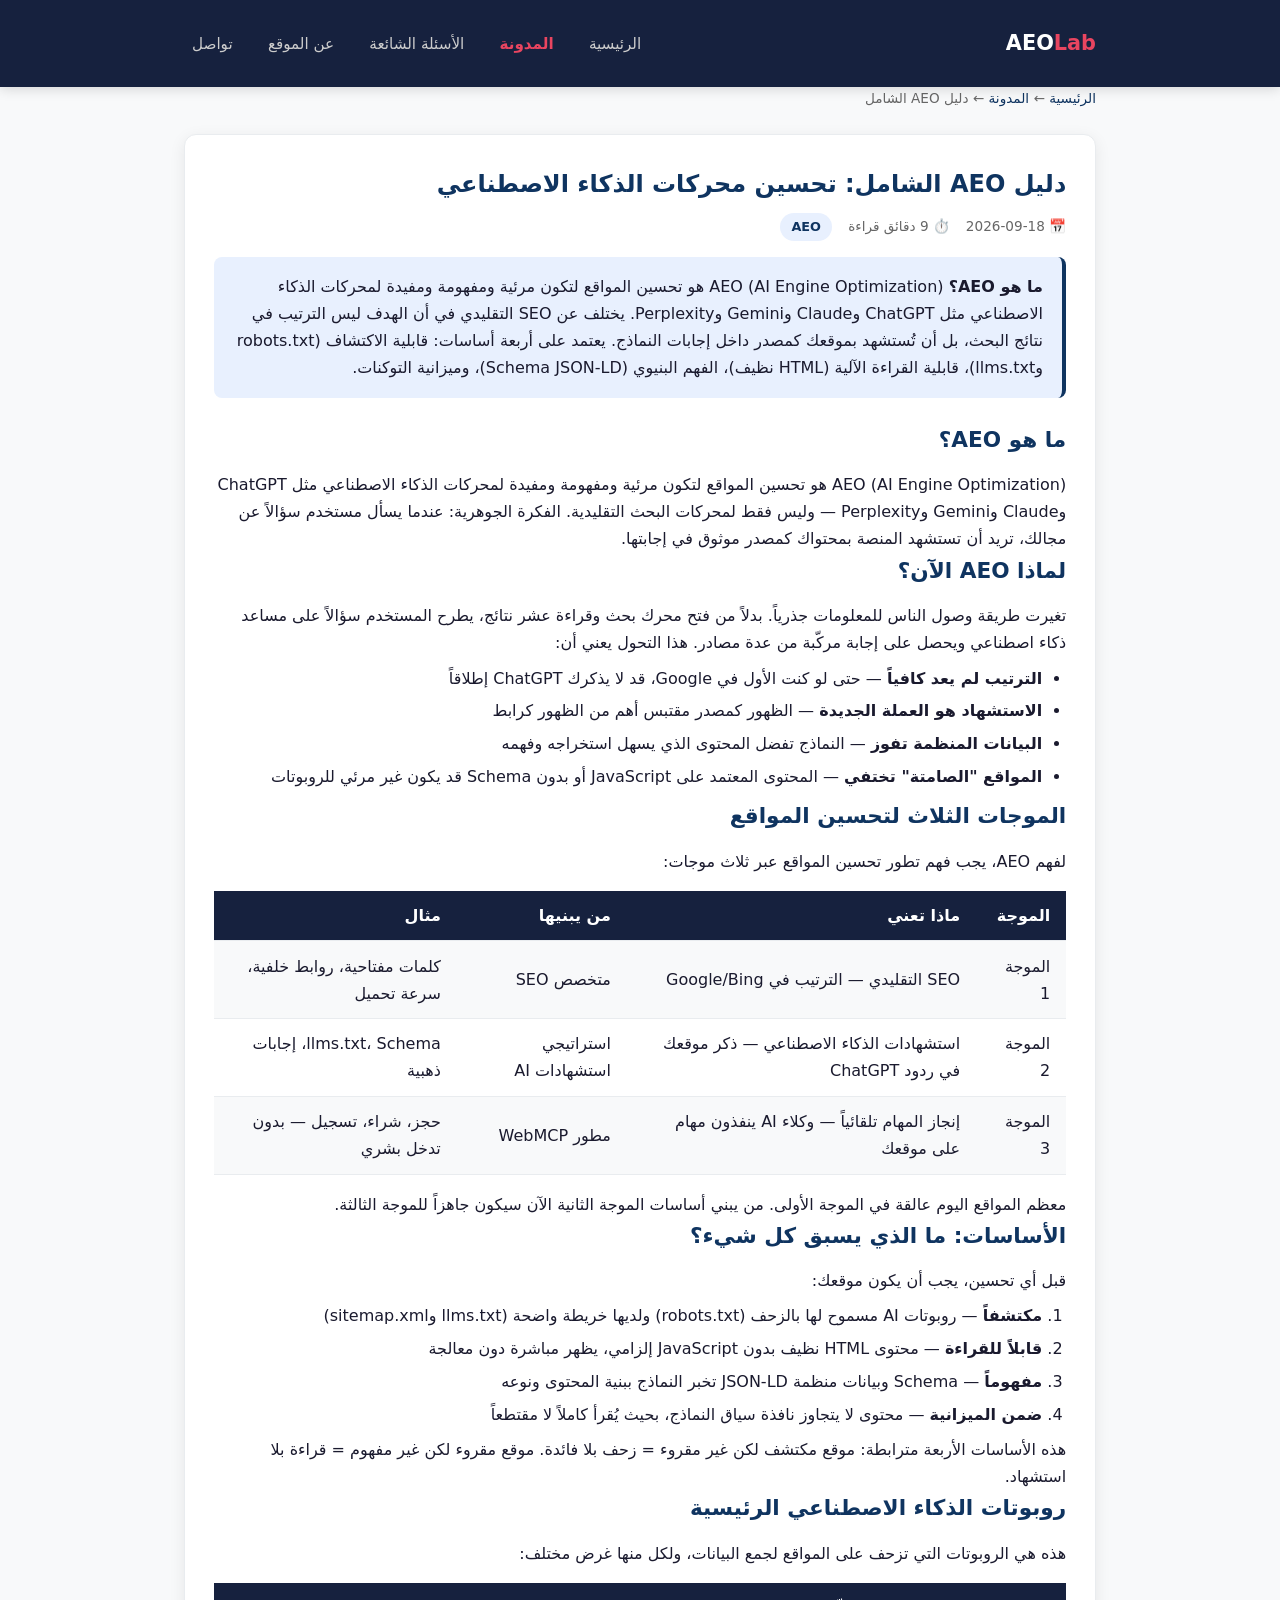
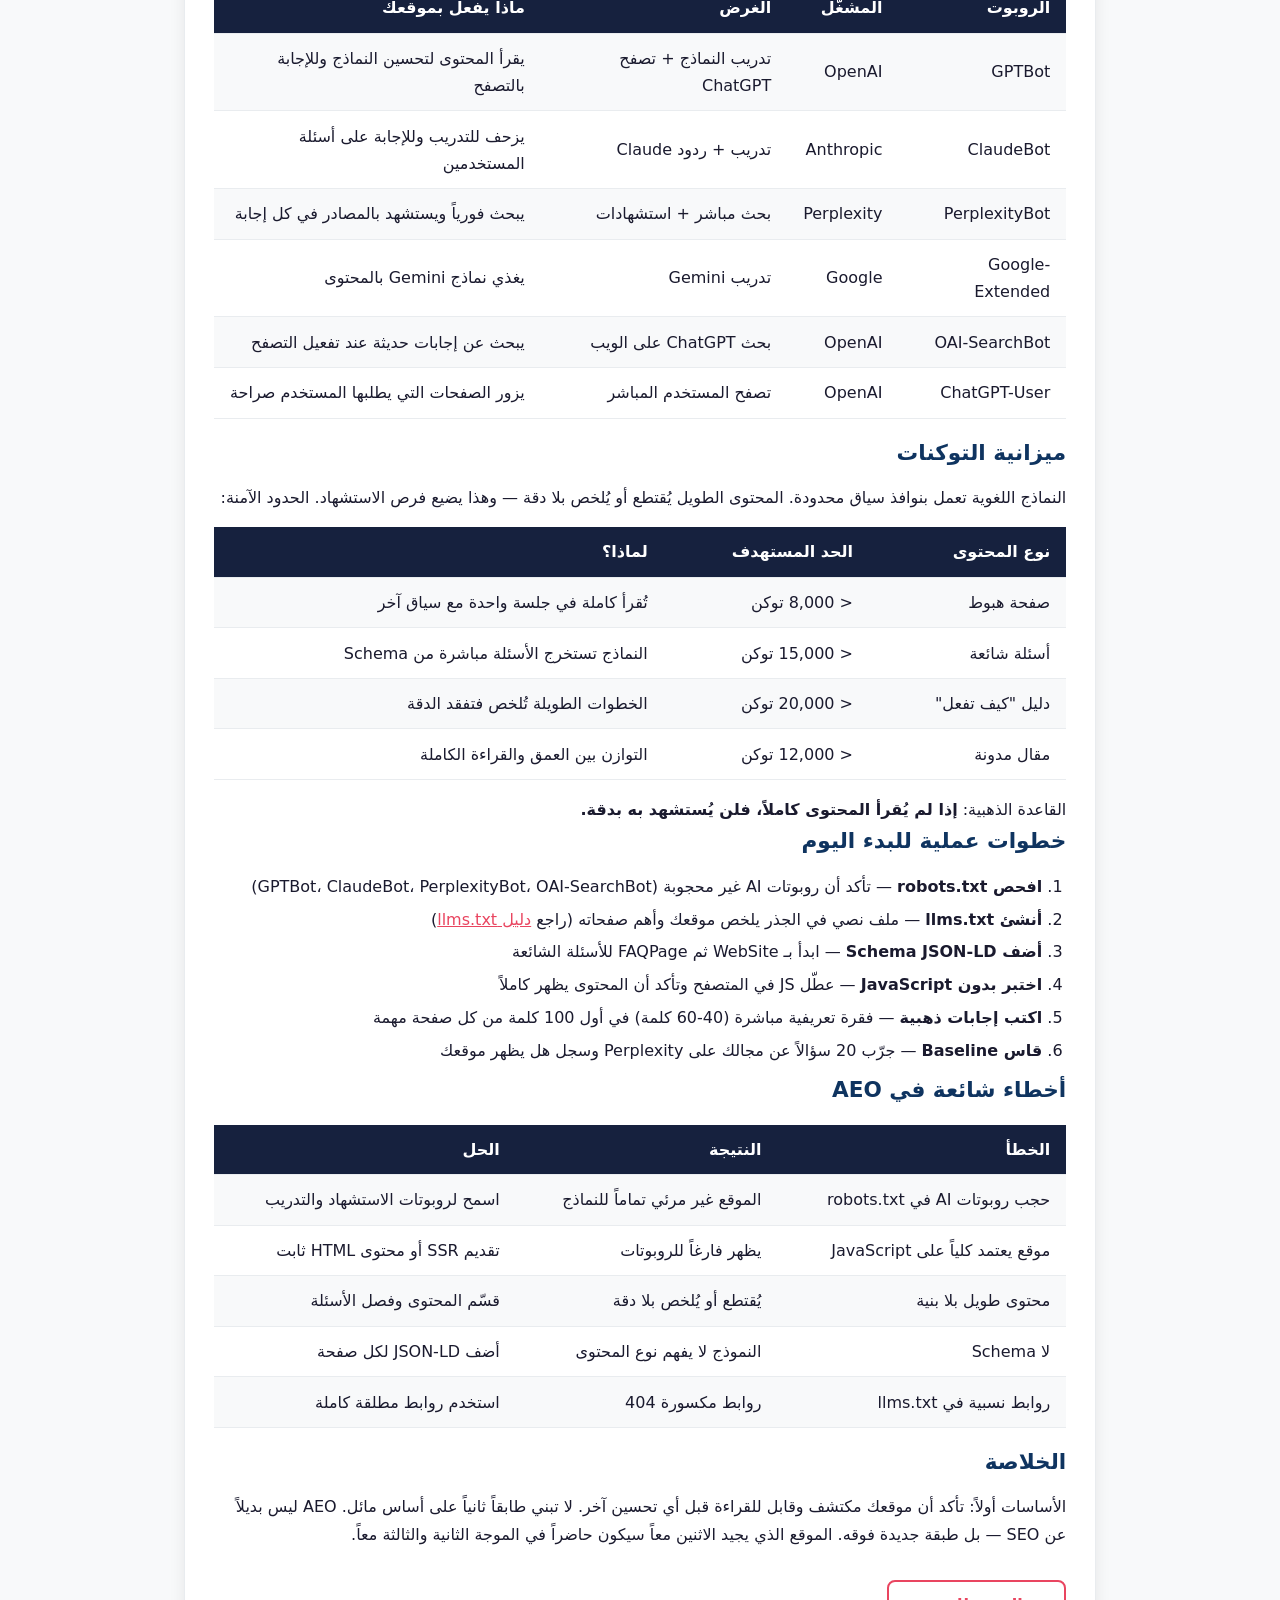
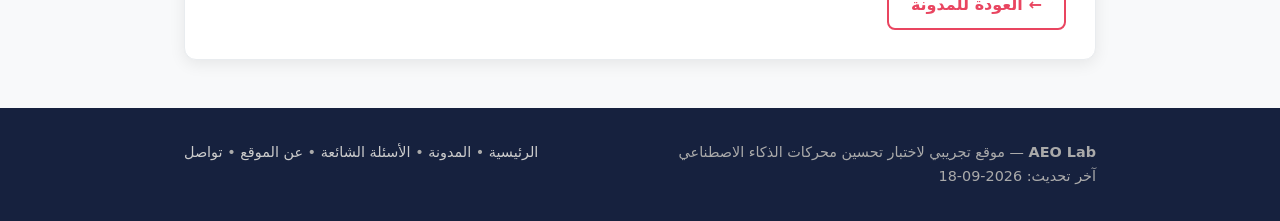
<file: blog/aeo-guide.html>
<!DOCTYPE html>
<html lang="ar" dir="rtl">
<head>
  <meta charset="UTF-8">
  <meta name="viewport" content="width=device-width, initial-scale=1.0">
  <title>دليل AEO الشامل — تحسين محركات الذكاء الاصطناعي</title>
  <meta name="description" content="دليل شامل عن تحسين محركات الذكاء الاصطناعي (AEO): التعريف، الموجات الثلاث، الأساسات، روبوتات AI، ميزانية التوكنات، وخطوات عملية.">
  <link rel="canonical" href="https://mohammed74a.github.io/aeo-test-site/blog/aeo-guide.html">
  <link rel="stylesheet" href="../style.css">
  <link rel="mcp-actions" href="../mcp-actions.json">

  <!-- Schema: Article -->
  <script type="application/ld+json">
  {
    "@context": "https://schema.org",
    "@type": "Article",
    "headline": "دليل AEO الشامل: تحسين محركات الذكاء الاصطناعي",
    "description": "دليل شامل عن تحسين محركات الذكاء الاصطناعي (AEO): التعريف، الموجات الثلاث، الأساسات، روبوتات AI، ميزانية التوكنات، وخطوات عملية.",
    "datePublished": "2026-09-18",
    "dateModified": "2026-09-18",
    "inLanguage": "ar",
    "author": {"@type": "Organization", "name": "AEO Lab"},
    "publisher": {"@type": "Organization", "name": "AEO Lab"},
    "mainEntityOfPage": "https://mohammed74a.github.io/aeo-test-site/blog/aeo-guide.html",
    "wordCount": "1800"
  }
  </script>

  <!-- Schema: BreadcrumbList -->
  <script type="application/ld+json">
  {
    "@context": "https://schema.org",
    "@type": "BreadcrumbList",
    "itemListElement": [
      {"@type": "ListItem", "position": 1, "name": "الرئيسية", "item": "https://mohammed74a.github.io/aeo-test-site/"},
      {"@type": "ListItem", "position": 2, "name": "المدونة", "item": "https://mohammed74a.github.io/aeo-test-site/blog.html"},
      {"@type": "ListItem", "position": 3, "name": "دليل AEO الشامل", "item": "https://mohammed74a.github.io/aeo-test-site/blog/aeo-guide.html"}
    ]
  }
  </script>
</head>
<body>

  <nav class="navbar" aria-label="التنقل الرئيسي">
    <div class="container">
      <a href="../index.html" class="logo">AEO<span>Lab</span></a>
      <ul class="nav-links">
        <li><a href="../index.html">الرئيسية</a></li>
        <li><a href="../blog.html" class="active">المدونة</a></li>
        <li><a href="../faq.html">الأسئلة الشائعة</a></li>
        <li><a href="../about.html">عن الموقع</a></li>
        <li><a href="../contact.html">تواصل</a></li>
      </ul>
    </div>
  </nav>

  <main class="container">
    <nav class="breadcrumb" aria-label="مسار التنقل">
      <a href="../index.html">الرئيسية</a> ← <a href="../blog.html">المدونة</a> ← دليل AEO الشامل
    </nav>

    <article class="card">
      <h1 style="color:var(--primary);">دليل AEO الشامل: تحسين محركات الذكاء الاصطناعي</h1>
      <p class="article-meta"><span>📅 2026-09-18</span><span>⏱️ 9 دقائق قراءة</span><span class="tag">AEO</span></p>

      <!-- الإجابة الذهبية -->
      <div style="background:#e8f0fe; border-right:4px solid var(--primary); padding:1rem 1.2rem; border-radius:8px; margin-bottom:1.5rem;">
        <p><strong>ما هو AEO؟</strong> AEO (AI Engine Optimization) هو تحسين المواقع لتكون مرئية ومفهومة ومفيدة لمحركات الذكاء الاصطناعي مثل ChatGPT وClaude وGemini وPerplexity. يختلف عن SEO التقليدي في أن الهدف ليس الترتيب في نتائج البحث، بل أن تُستشهد بموقعك كمصدر داخل إجابات النماذج. يعتمد على أربعة أساسات: قابلية الاكتشاف (robots.txt وllms.txt)، قابلية القراءة الآلية (HTML نظيف)، الفهم البنيوي (Schema JSON-LD)، وميزانية التوكنات.</p>
      </div>

      <h2>ما هو AEO؟</h2>
      <p>AEO (AI Engine Optimization) هو تحسين المواقع لتكون مرئية ومفهومة ومفيدة لمحركات الذكاء الاصطناعي مثل ChatGPT وClaude وGemini وPerplexity — وليس فقط لمحركات البحث التقليدية. الفكرة الجوهرية: عندما يسأل مستخدم سؤالاً عن مجالك، تريد أن تستشهد المنصة بمحتواك كمصدر موثوق في إجابتها.</p>

      <h2>لماذا AEO الآن؟</h2>
      <p>تغيرت طريقة وصول الناس للمعلومات جذرياً. بدلاً من فتح محرك بحث وقراءة عشر نتائج، يطرح المستخدم سؤالاً على مساعد ذكاء اصطناعي ويحصل على إجابة مركّبة من عدة مصادر. هذا التحول يعني أن:</p>
      <ul>
        <li><strong>الترتيب لم يعد كافياً</strong> — حتى لو كنت الأول في Google، قد لا يذكرك ChatGPT إطلاقاً</li>
        <li><strong>الاستشهاد هو العملة الجديدة</strong> — الظهور كمصدر مقتبس أهم من الظهور كرابط</li>
        <li><strong>البيانات المنظمة تفوز</strong> — النماذج تفضل المحتوى الذي يسهل استخراجه وفهمه</li>
        <li><strong>المواقع "الصامتة" تختفي</strong> — المحتوى المعتمد على JavaScript أو بدون Schema قد يكون غير مرئي للروبوتات</li>
      </ul>

      <h2>الموجات الثلاث لتحسين المواقع</h2>
      <p>لفهم AEO، يجب فهم تطور تحسين المواقع عبر ثلاث موجات:</p>
      <table>
        <tr><th>الموجة</th><th>ماذا تعني</th><th>من يبنيها</th><th>مثال</th></tr>
        <tr><td>الموجة 1</td><td>SEO التقليدي — الترتيب في Google/Bing</td><td>متخصص SEO</td><td>كلمات مفتاحية، روابط خلفية، سرعة تحميل</td></tr>
        <tr><td>الموجة 2</td><td>استشهادات الذكاء الاصطناعي — ذكر موقعك في ردود ChatGPT</td><td>استراتيجي استشهادات AI</td><td>llms.txt، Schema، إجابات ذهبية</td></tr>
        <tr><td>الموجة 3</td><td>إنجاز المهام تلقائياً — وكلاء AI ينفذون مهام على موقعك</td><td>مطور WebMCP</td><td>حجز، شراء، تسجيل — بدون تدخل بشري</td></tr>
      </table>
      <p>معظم المواقع اليوم عالقة في الموجة الأولى. من يبني أساسات الموجة الثانية الآن سيكون جاهزاً للموجة الثالثة.</p>

      <h2>الأساسات: ما الذي يسبق كل شيء؟</h2>
      <p>قبل أي تحسين، يجب أن يكون موقعك:</p>
      <ol>
        <li><strong>مكتشفاً</strong> — روبوتات AI مسموح لها بالزحف (robots.txt) ولديها خريطة واضحة (llms.txt وsitemap.xml)</li>
        <li><strong>قابلاً للقراءة</strong> — محتوى HTML نظيف بدون JavaScript إلزامي، يظهر مباشرة دون معالجة</li>
        <li><strong>مفهوماً</strong> — Schema وبيانات منظمة JSON-LD تخبر النماذج ببنية المحتوى ونوعه</li>
        <li><strong>ضمن الميزانية</strong> — محتوى لا يتجاوز نافذة سياق النماذج، بحيث يُقرأ كاملاً لا مقتطعاً</li>
      </ol>
      <p>هذه الأساسات الأربعة مترابطة: موقع مكتشف لكن غير مقروء = زحف بلا فائدة. موقع مقروء لكن غير مفهوم = قراءة بلا استشهاد.</p>

      <h2>روبوتات الذكاء الاصطناعي الرئيسية</h2>
      <p>هذه هي الروبوتات التي تزحف على المواقع لجمع البيانات، ولكل منها غرض مختلف:</p>
      <table>
        <tr><th>الروبوت</th><th>المشغّل</th><th>الغرض</th><th>ماذا يفعل بموقعك</th></tr>
        <tr><td>GPTBot</td><td>OpenAI</td><td>تدريب النماذج + تصفح ChatGPT</td><td>يقرأ المحتوى لتحسين النماذج وللإجابة بالتصفح</td></tr>
        <tr><td>ClaudeBot</td><td>Anthropic</td><td>تدريب + ردود Claude</td><td>يزحف للتدريب وللإجابة على أسئلة المستخدمين</td></tr>
        <tr><td>PerplexityBot</td><td>Perplexity</td><td>بحث مباشر + استشهادات</td><td>يبحث فورياً ويستشهد بالمصادر في كل إجابة</td></tr>
        <tr><td>Google-Extended</td><td>Google</td><td>تدريب Gemini</td><td>يغذي نماذج Gemini بالمحتوى</td></tr>
        <tr><td>OAI-SearchBot</td><td>OpenAI</td><td>بحث ChatGPT على الويب</td><td>يبحث عن إجابات حديثة عند تفعيل التصفح</td></tr>
        <tr><td>ChatGPT-User</td><td>OpenAI</td><td>تصفح المستخدم المباشر</td><td>يزور الصفحات التي يطلبها المستخدم صراحة</td></tr>
      </table>

      <h2>ميزانية التوكنات</h2>
      <p>النماذج اللغوية تعمل بنوافذ سياق محدودة. المحتوى الطويل يُقتطع أو يُلخص بلا دقة — وهذا يضيع فرص الاستشهاد. الحدود الآمنة:</p>
      <table>
        <tr><th>نوع المحتوى</th><th>الحد المستهدف</th><th>لماذا؟</th></tr>
        <tr><td>صفحة هبوط</td><td>&lt; 8,000 توكن</td><td>تُقرأ كاملة في جلسة واحدة مع سياق آخر</td></tr>
        <tr><td>أسئلة شائعة</td><td>&lt; 15,000 توكن</td><td>النماذج تستخرج الأسئلة مباشرة من Schema</td></tr>
        <tr><td>دليل "كيف تفعل"</td><td>&lt; 20,000 توكن</td><td>الخطوات الطويلة تُلخص فتفقد الدقة</td></tr>
        <tr><td>مقال مدونة</td><td>&lt; 12,000 توكن</td><td>التوازن بين العمق والقراءة الكاملة</td></tr>
      </table>
      <p>القاعدة الذهبية: <strong>إذا لم يُقرأ المحتوى كاملاً، فلن يُستشهد به بدقة.</strong></p>

      <h2>خطوات عملية للبدء اليوم</h2>
      <ol>
        <li><strong>افحص robots.txt</strong> — تأكد أن روبوتات AI غير محجوبة (GPTBot، ClaudeBot، PerplexityBot، OAI-SearchBot)</li>
        <li><strong>أنشئ llms.txt</strong> — ملف نصي في الجذر يلخص موقعك وأهم صفحاته (راجع <a href="llms-txt-guide.html" style="color:var(--accent);">دليل llms.txt</a>)</li>
        <li><strong>أضف Schema JSON-LD</strong> — ابدأ بـ WebSite ثم FAQPage للأسئلة الشائعة</li>
        <li><strong>اختبر بدون JavaScript</strong> — عطّل JS في المتصفح وتأكد أن المحتوى يظهر كاملاً</li>
        <li><strong>اكتب إجابات ذهبية</strong> — فقرة تعريفية مباشرة (40-60 كلمة) في أول 100 كلمة من كل صفحة مهمة</li>
        <li><strong>قاس Baseline</strong> — جرّب 20 سؤالاً عن مجالك على Perplexity وسجل هل يظهر موقعك</li>
      </ol>

      <h2>أخطاء شائعة في AEO</h2>
      <table>
        <tr><th>الخطأ</th><th>النتيجة</th><th>الحل</th></tr>
        <tr><td>حجب روبوتات AI في robots.txt</td><td>الموقع غير مرئي تماماً للنماذج</td><td>اسمح لروبوتات الاستشهاد والتدريب</td></tr>
        <tr><td>موقع يعتمد كلياً على JavaScript</td><td>يظهر فارغاً للروبوتات</td><td>تقديم SSR أو محتوى HTML ثابت</td></tr>
        <tr><td>محتوى طويل بلا بنية</td><td>يُقتطع أو يُلخص بلا دقة</td><td>قسّم المحتوى وفصل الأسئلة</td></tr>
        <tr><td>لا Schema</td><td>النموذج لا يفهم نوع المحتوى</td><td>أضف JSON-LD لكل صفحة</td></tr>
        <tr><td>روابط نسبية في llms.txt</td><td>روابط مكسورة 404</td><td>استخدم روابط مطلقة كاملة</td></tr>
      </table>

      <h2>الخلاصة</h2>
      <p>الأساسات أولاً: تأكد أن موقعك مكتشف وقابل للقراءة قبل أي تحسين آخر. لا تبني طابقاً ثانياً على أساس مائل. AEO ليس بديلاً عن SEO — بل طبقة جديدة فوقه. الموقع الذي يجيد الاثنين معاً سيكون حاضراً في الموجة الثانية والثالثة معاً.</p>

      <p style="margin-top:2rem;"><a href="../blog.html" class="btn btn-outline">← العودة للمدونة</a></p>
    </article>

  </main>

  <footer>
    <div class="container">
      <div>
        <p><strong>AEO Lab</strong> — موقع تجريبي لاختبار تحسين محركات الذكاء الاصطناعي</p>
        <p>آخر تحديث: 2026-09-18</p>
      </div>
      <div>
        <p><a href="../index.html">الرئيسية</a> • <a href="../blog.html">المدونة</a> • <a href="../faq.html">الأسئلة الشائعة</a> • <a href="../about.html">عن الموقع</a> • <a href="../contact.html">تواصل</a></p>
      </div>
    </div>
  </footer>

</body>
</html>
</file>
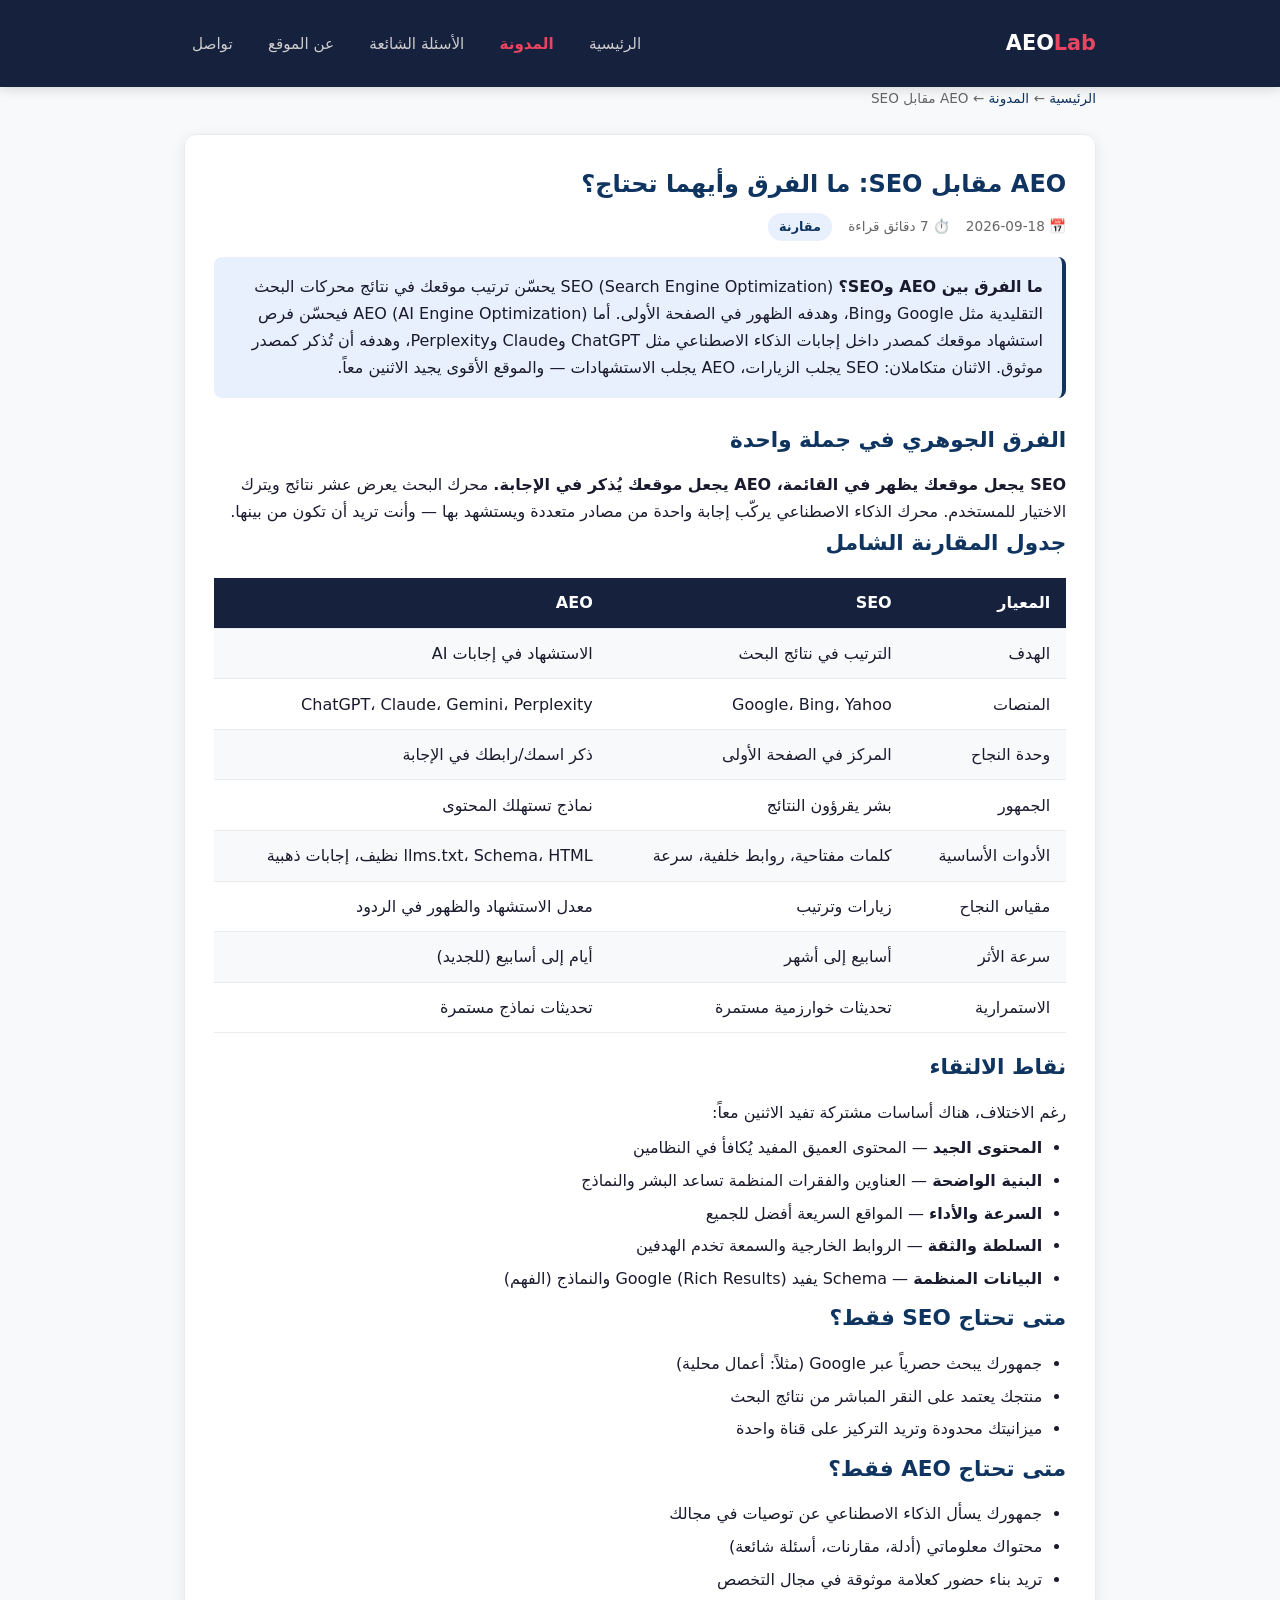
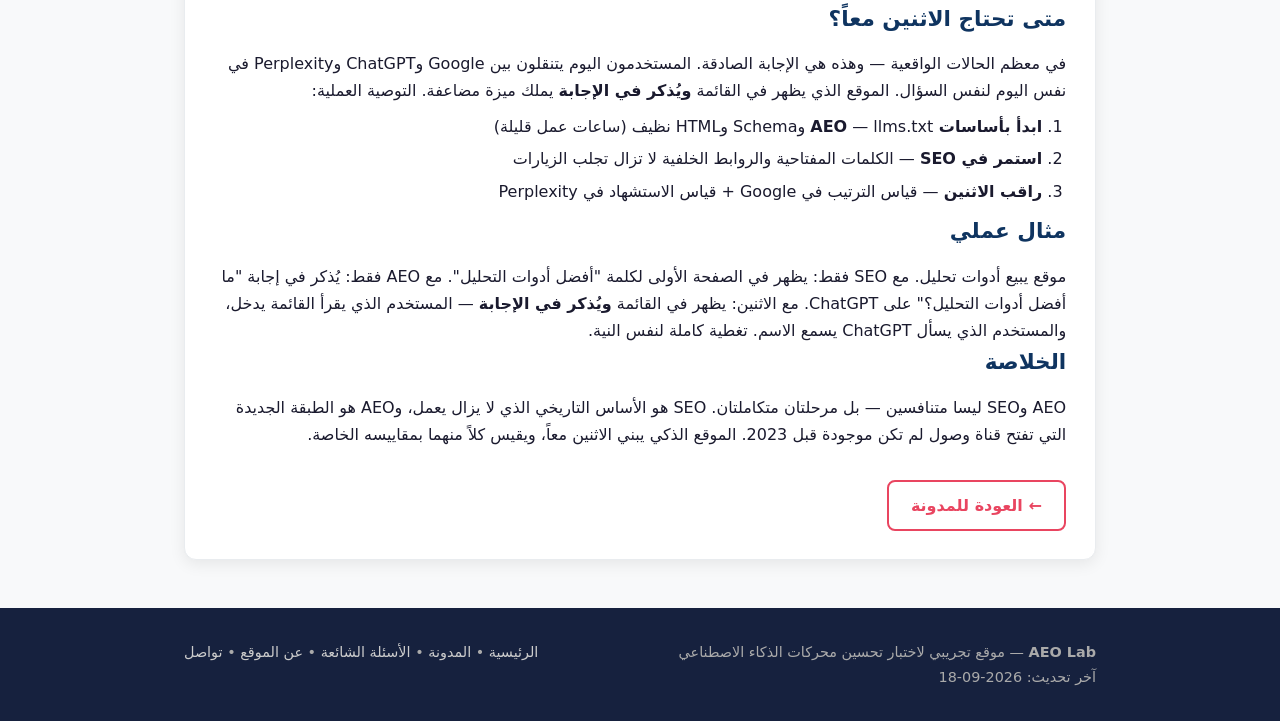
<file: blog/aeo-vs-seo.html>
<!DOCTYPE html>
<html lang="ar" dir="rtl">
<head>
  <meta charset="UTF-8">
  <meta name="viewport" content="width=device-width, initial-scale=1.0">
  <title>AEO مقابل SEO — ما الفرق وأيهما تحتاج؟</title>
  <meta name="description" content="مقارنة شاملة بين تحسين محركات الذكاء الاصطناعي (AEO) وتحسين محركات البحث التقليدية (SEO): الفروقات، نقاط الالتقاء، ومتى تحتاج كلاً منهما.">
  <link rel="canonical" href="https://mohammed74a.github.io/aeo-test-site/blog/aeo-vs-seo.html">
  <link rel="stylesheet" href="../style.css">
  <link rel="mcp-actions" href="../mcp-actions.json">

  <!-- Schema: Article -->
  <script type="application/ld+json">
  {
    "@context": "https://schema.org",
    "@type": "Article",
    "headline": "AEO مقابل SEO: ما الفرق وأيهما تحتاج؟",
    "description": "مقارنة شاملة بين تحسين محركات الذكاء الاصطناعي (AEO) وتحسين محركات البحث التقليدية (SEO): الفروقات، نقاط الالتقاء، ومتى تحتاج كلاً منهما.",
    "datePublished": "2026-09-18",
    "dateModified": "2026-09-18",
    "inLanguage": "ar",
    "author": {"@type": "Organization", "name": "AEO Lab"},
    "publisher": {"@type": "Organization", "name": "AEO Lab"},
    "mainEntityOfPage": "https://mohammed74a.github.io/aeo-test-site/blog/aeo-vs-seo.html",
    "wordCount": "1500"
  }
  </script>

  <!-- Schema: BreadcrumbList -->
  <script type="application/ld+json">
  {
    "@context": "https://schema.org",
    "@type": "BreadcrumbList",
    "itemListElement": [
      {"@type": "ListItem", "position": 1, "name": "الرئيسية", "item": "https://mohammed74a.github.io/aeo-test-site/"},
      {"@type": "ListItem", "position": 2, "name": "المدونة", "item": "https://mohammed74a.github.io/aeo-test-site/blog.html"},
      {"@type": "ListItem", "position": 3, "name": "AEO مقابل SEO", "item": "https://mohammed74a.github.io/aeo-test-site/blog/aeo-vs-seo.html"}
    ]
  }
  </script>
</head>
<body>

  <nav class="navbar" aria-label="التنقل الرئيسي">
    <div class="container">
      <a href="../index.html" class="logo">AEO<span>Lab</span></a>
      <ul class="nav-links">
        <li><a href="../index.html">الرئيسية</a></li>
        <li><a href="../blog.html" class="active">المدونة</a></li>
        <li><a href="../faq.html">الأسئلة الشائعة</a></li>
        <li><a href="../about.html">عن الموقع</a></li>
        <li><a href="../contact.html">تواصل</a></li>
      </ul>
    </div>
  </nav>

  <main class="container">
    <nav class="breadcrumb" aria-label="مسار التنقل">
      <a href="../index.html">الرئيسية</a> ← <a href="../blog.html">المدونة</a> ← AEO مقابل SEO
    </nav>

    <article class="card">
      <h1 style="color:var(--primary);">AEO مقابل SEO: ما الفرق وأيهما تحتاج؟</h1>
      <p class="article-meta"><span>📅 2026-09-18</span><span>⏱️ 7 دقائق قراءة</span><span class="tag">مقارنة</span></p>

      <!-- الإجابة الذهبية -->
      <div style="background:#e8f0fe; border-right:4px solid var(--primary); padding:1rem 1.2rem; border-radius:8px; margin-bottom:1.5rem;">
        <p><strong>ما الفرق بين AEO وSEO؟</strong> SEO (Search Engine Optimization) يحسّن ترتيب موقعك في نتائج محركات البحث التقليدية مثل Google وBing، وهدفه الظهور في الصفحة الأولى. أما AEO (AI Engine Optimization) فيحسّن فرص استشهاد موقعك كمصدر داخل إجابات الذكاء الاصطناعي مثل ChatGPT وClaude وPerplexity، وهدفه أن تُذكر كمصدر موثوق. الاثنان متكاملان: SEO يجلب الزيارات، AEO يجلب الاستشهادات — والموقع الأقوى يجيد الاثنين معاً.</p>
      </div>

      <h2>الفرق الجوهري في جملة واحدة</h2>
      <p><strong>SEO يجعل موقعك يظهر في القائمة، AEO يجعل موقعك يُذكر في الإجابة.</strong> محرك البحث يعرض عشر نتائج ويترك الاختيار للمستخدم. محرك الذكاء الاصطناعي يركّب إجابة واحدة من مصادر متعددة ويستشهد بها — وأنت تريد أن تكون من بينها.</p>

      <h2>جدول المقارنة الشامل</h2>
      <table>
        <tr><th>المعيار</th><th>SEO</th><th>AEO</th></tr>
        <tr><td>الهدف</td><td>الترتيب في نتائج البحث</td><td>الاستشهاد في إجابات AI</td></tr>
        <tr><td>المنصات</td><td>Google، Bing، Yahoo</td><td>ChatGPT، Claude، Gemini، Perplexity</td></tr>
        <tr><td>وحدة النجاح</td><td>المركز في الصفحة الأولى</td><td>ذكر اسمك/رابطك في الإجابة</td></tr>
        <tr><td>الجمهور</td><td>بشر يقرؤون النتائج</td><td>نماذج تستهلك المحتوى</td></tr>
        <tr><td>الأدوات الأساسية</td><td>كلمات مفتاحية، روابط خلفية، سرعة</td><td>llms.txt، Schema، HTML نظيف، إجابات ذهبية</td></tr>
        <tr><td>مقياس النجاح</td><td>زيارات وترتيب</td><td>معدل الاستشهاد والظهور في الردود</td></tr>
        <tr><td>سرعة الأثر</td><td>أسابيع إلى أشهر</td><td>أيام إلى أسابيع (للجديد)</td></tr>
        <tr><td>الاستمرارية</td><td>تحديثات خوارزمية مستمرة</td><td>تحديثات نماذج مستمرة</td></tr>
      </table>

      <h2>نقاط الالتقاء</h2>
      <p>رغم الاختلاف، هناك أساسات مشتركة تفيد الاثنين معاً:</p>
      <ul>
        <li><strong>المحتوى الجيد</strong> — المحتوى العميق المفيد يُكافأ في النظامين</li>
        <li><strong>البنية الواضحة</strong> — العناوين والفقرات المنظمة تساعد البشر والنماذج</li>
        <li><strong>السرعة والأداء</strong> — المواقع السريعة أفضل للجميع</li>
        <li><strong>السلطة والثقة</strong> — الروابط الخارجية والسمعة تخدم الهدفين</li>
        <li><strong>البيانات المنظمة</strong> — Schema يفيد Google (Rich Results) والنماذج (الفهم)</li>
      </ul>

      <h2>متى تحتاج SEO فقط؟</h2>
      <ul>
        <li>جمهورك يبحث حصرياً عبر Google (مثلاً: أعمال محلية)</li>
        <li>منتجك يعتمد على النقر المباشر من نتائج البحث</li>
        <li>ميزانيتك محدودة وتريد التركيز على قناة واحدة</li>
      </ul>

      <h2>متى تحتاج AEO فقط؟</h2>
      <ul>
        <li>جمهورك يسأل الذكاء الاصطناعي عن توصيات في مجالك</li>
        <li>محتواك معلوماتي (أدلة، مقارنات، أسئلة شائعة)</li>
        <li>تريد بناء حضور كعلامة موثوقة في مجال التخصص</li>
      </ul>

      <h2>متى تحتاج الاثنين معاً؟</h2>
      <p>في معظم الحالات الواقعية — وهذه هي الإجابة الصادقة. المستخدمون اليوم يتنقلون بين Google وChatGPT وPerplexity في نفس اليوم لنفس السؤال. الموقع الذي يظهر في القائمة <strong>ويُذكر في الإجابة</strong> يملك ميزة مضاعفة. التوصية العملية:</p>
      <ol>
        <li><strong>ابدأ بأساسات AEO</strong> — llms.txt وSchema وHTML نظيف (ساعات عمل قليلة)</li>
        <li><strong>استمر في SEO</strong> — الكلمات المفتاحية والروابط الخلفية لا تزال تجلب الزيارات</li>
        <li><strong>راقب الاثنين</strong> — قياس الترتيب في Google + قياس الاستشهاد في Perplexity</li>
      </ol>

      <h2>مثال عملي</h2>
      <p>موقع يبيع أدوات تحليل. مع SEO فقط: يظهر في الصفحة الأولى لكلمة "أفضل أدوات التحليل". مع AEO فقط: يُذكر في إجابة "ما أفضل أدوات التحليل؟" على ChatGPT. مع الاثنين: يظهر في القائمة <strong>ويُذكر في الإجابة</strong> — المستخدم الذي يقرأ القائمة يدخل، والمستخدم الذي يسأل ChatGPT يسمع الاسم. تغطية كاملة لنفس النية.</p>

      <h2>الخلاصة</h2>
      <p>AEO وSEO ليسا متنافسين — بل مرحلتان متكاملتان. SEO هو الأساس التاريخي الذي لا يزال يعمل، وAEO هو الطبقة الجديدة التي تفتح قناة وصول لم تكن موجودة قبل 2023. الموقع الذكي يبني الاثنين معاً، ويقيس كلاً منهما بمقاييسه الخاصة.</p>

      <p style="margin-top:2rem;"><a href="../blog.html" class="btn btn-outline">← العودة للمدونة</a></p>
    </article>

  </main>

  <footer>
    <div class="container">
      <div>
        <p><strong>AEO Lab</strong> — موقع تجريبي لاختبار تحسين محركات الذكاء الاصطناعي</p>
        <p>آخر تحديث: 2026-09-18</p>
      </div>
      <div>
        <p><a href="../index.html">الرئيسية</a> • <a href="../blog.html">المدونة</a> • <a href="../faq.html">الأسئلة الشائعة</a> • <a href="../about.html">عن الموقع</a> • <a href="../contact.html">تواصل</a></p>
      </div>
    </div>
  </footer>

</body>
</html>
</file>
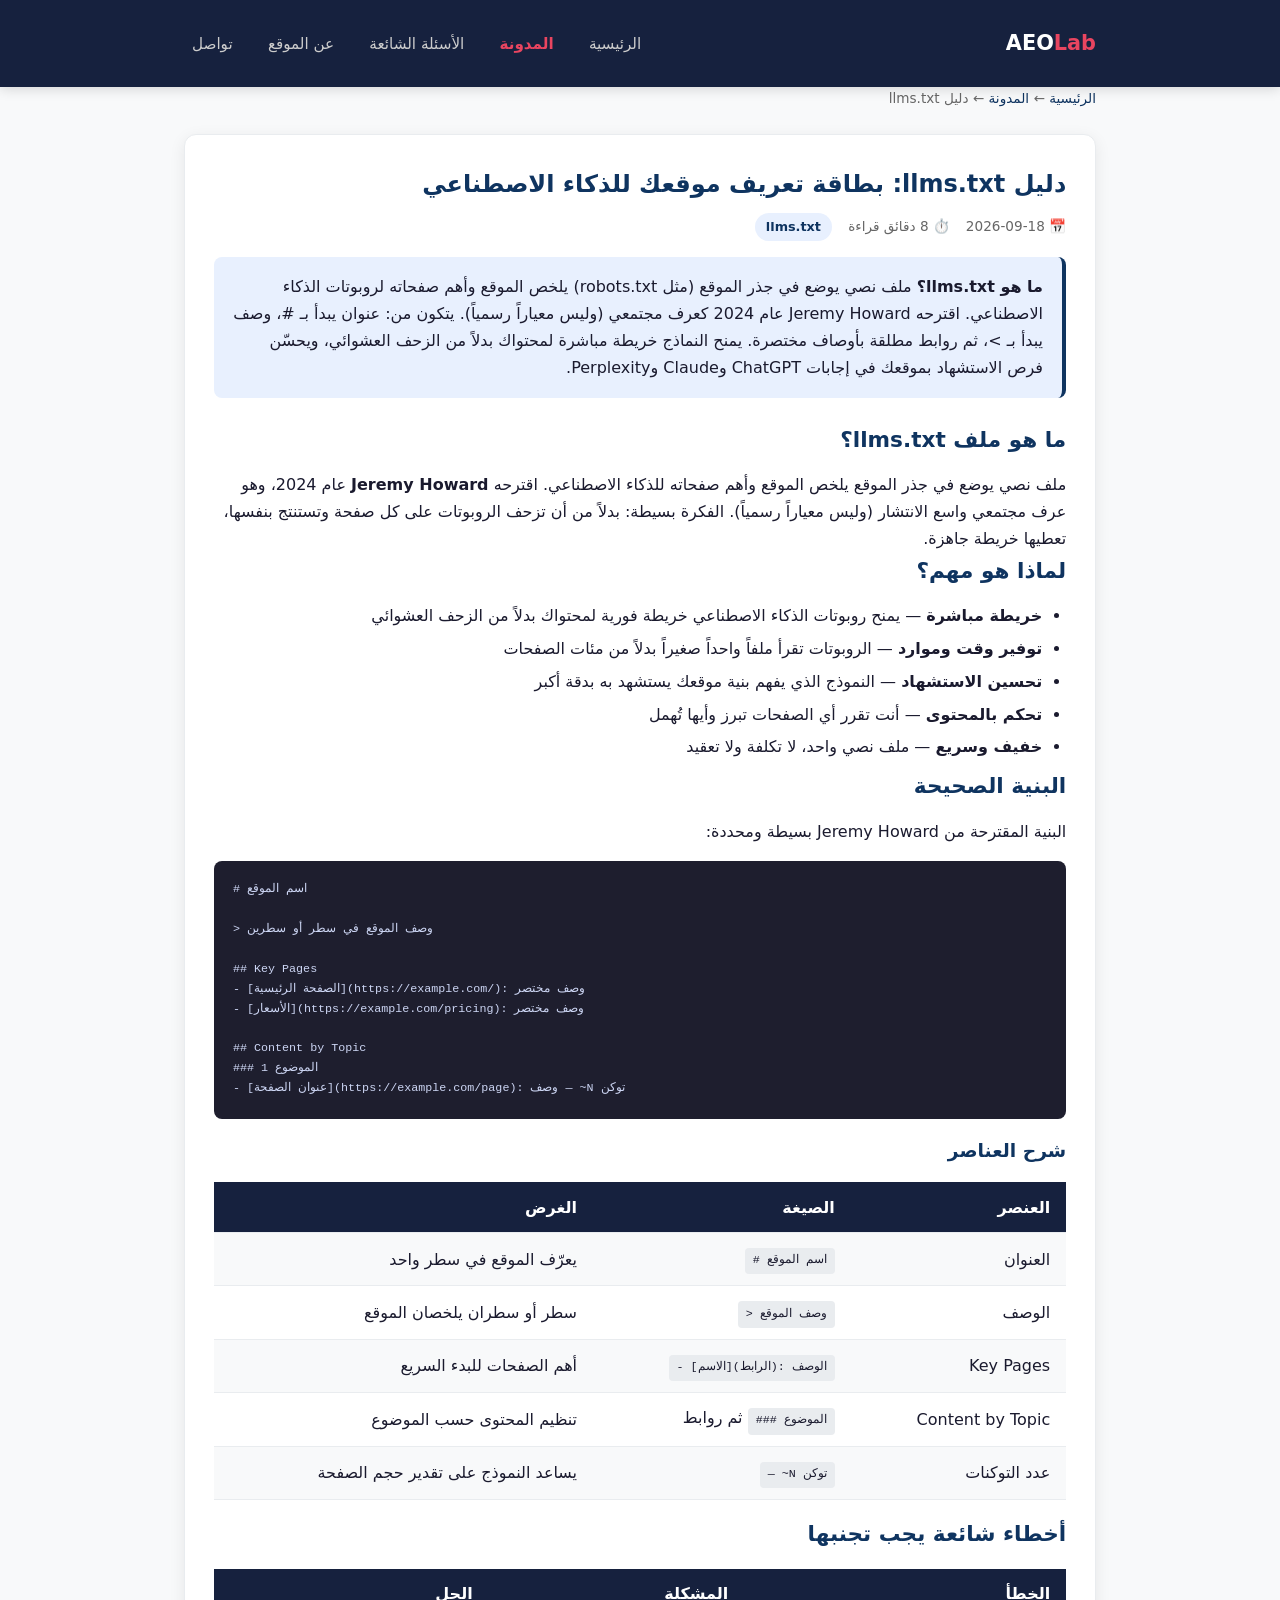
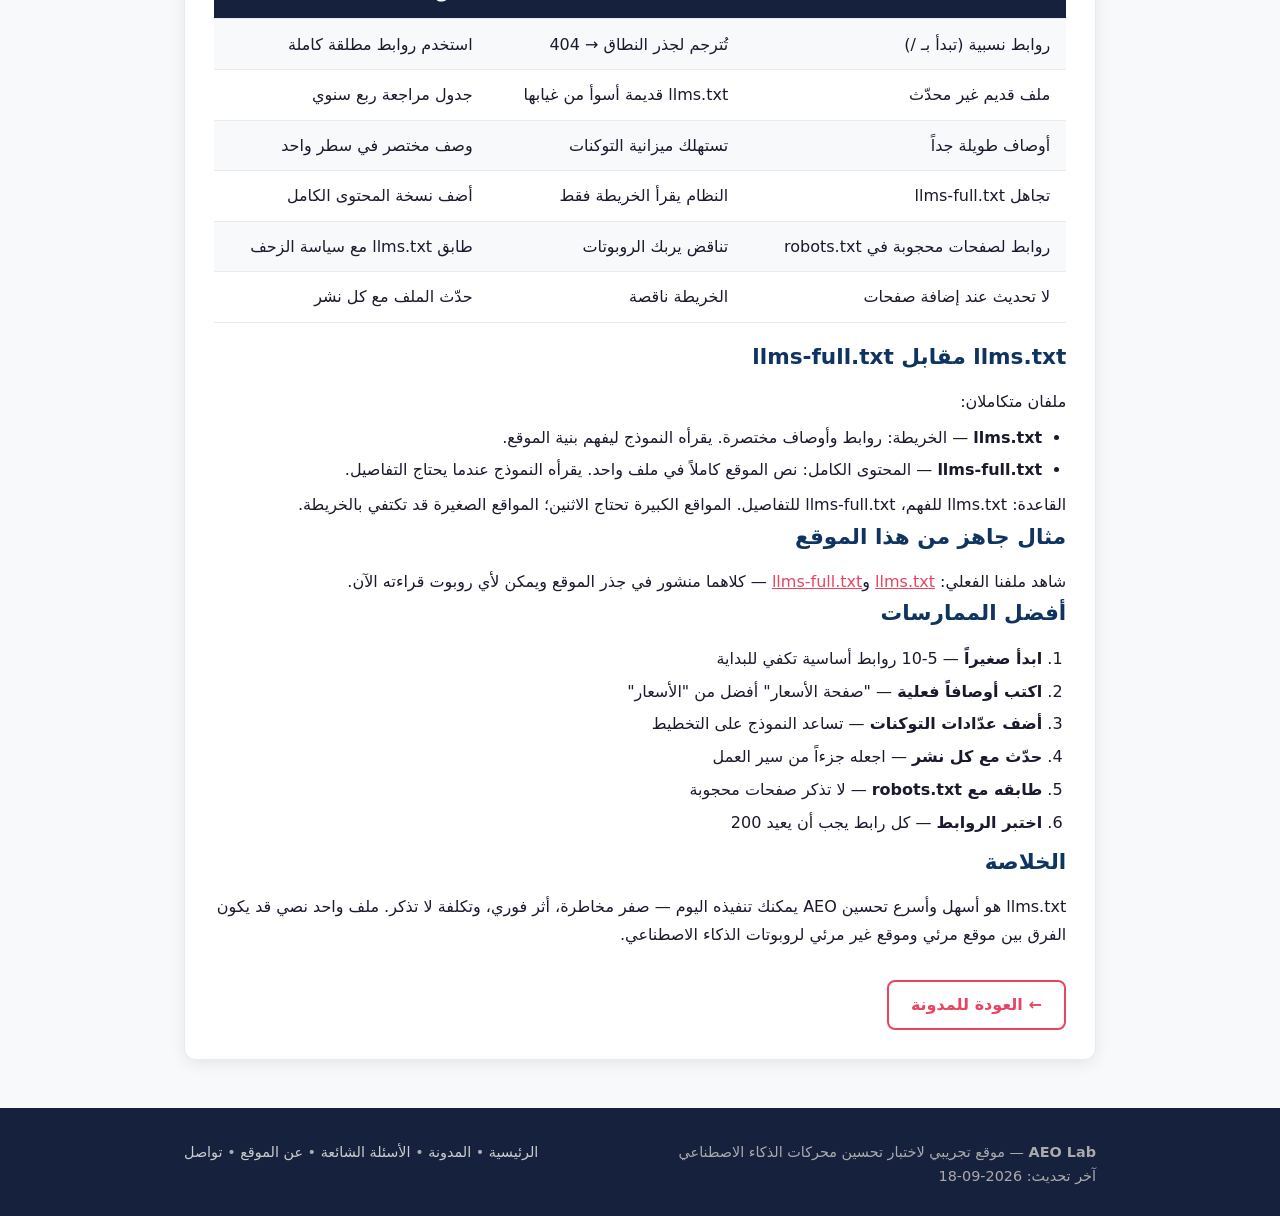
<file: blog/llms-txt-guide.html>
<!DOCTYPE html>
<html lang="ar" dir="rtl">
<head>
  <meta charset="UTF-8">
  <meta name="viewport" content="width=device-width, initial-scale=1.0">
  <title>دليل llms.txt — بطاقة تعريف موقعك للذكاء الاصطناعي</title>
  <meta name="description" content="دليل عملي لإنشاء ملف llms.txt: التعريف، البنية الصحيحة، أمثلة جاهزة، أخطاء شائعة، وأفضل الممارسات.">
  <link rel="canonical" href="https://mohammed74a.github.io/aeo-test-site/blog/llms-txt-guide.html">
  <link rel="stylesheet" href="../style.css">
  <link rel="mcp-actions" href="../mcp-actions.json">

  <!-- Schema: Article -->
  <script type="application/ld+json">
  {
    "@context": "https://schema.org",
    "@type": "Article",
    "headline": "دليل llms.txt: بطاقة تعريف موقعك للذكاء الاصطناعي",
    "description": "دليل عملي لإنشاء ملف llms.txt: التعريف، البنية الصحيحة، أمثلة جاهزة، أخطاء شائعة، وأفضل الممارسات.",
    "datePublished": "2026-09-18",
    "dateModified": "2026-09-18",
    "inLanguage": "ar",
    "author": {"@type": "Organization", "name": "AEO Lab"},
    "publisher": {"@type": "Organization", "name": "AEO Lab"},
    "mainEntityOfPage": "https://mohammed74a.github.io/aeo-test-site/blog/llms-txt-guide.html",
    "wordCount": "1600"
  }
  </script>

  <!-- Schema: BreadcrumbList -->
  <script type="application/ld+json">
  {
    "@context": "https://schema.org",
    "@type": "BreadcrumbList",
    "itemListElement": [
      {"@type": "ListItem", "position": 1, "name": "الرئيسية", "item": "https://mohammed74a.github.io/aeo-test-site/"},
      {"@type": "ListItem", "position": 2, "name": "المدونة", "item": "https://mohammed74a.github.io/aeo-test-site/blog.html"},
      {"@type": "ListItem", "position": 3, "name": "دليل llms.txt", "item": "https://mohammed74a.github.io/aeo-test-site/blog/llms-txt-guide.html"}
    ]
  }
  </script>
</head>
<body>

  <nav class="navbar" aria-label="التنقل الرئيسي">
    <div class="container">
      <a href="../index.html" class="logo">AEO<span>Lab</span></a>
      <ul class="nav-links">
        <li><a href="../index.html">الرئيسية</a></li>
        <li><a href="../blog.html" class="active">المدونة</a></li>
        <li><a href="../faq.html">الأسئلة الشائعة</a></li>
        <li><a href="../about.html">عن الموقع</a></li>
        <li><a href="../contact.html">تواصل</a></li>
      </ul>
    </div>
  </nav>

  <main class="container">
    <nav class="breadcrumb" aria-label="مسار التنقل">
      <a href="../index.html">الرئيسية</a> ← <a href="../blog.html">المدونة</a> ← دليل llms.txt
    </nav>

    <article class="card">
      <h1 style="color:var(--primary);">دليل llms.txt: بطاقة تعريف موقعك للذكاء الاصطناعي</h1>
      <p class="article-meta"><span>📅 2026-09-18</span><span>⏱️ 8 دقائق قراءة</span><span class="tag">llms.txt</span></p>

      <!-- الإجابة الذهبية -->
      <div style="background:#e8f0fe; border-right:4px solid var(--primary); padding:1rem 1.2rem; border-radius:8px; margin-bottom:1.5rem;">
        <p><strong>ما هو llms.txt؟</strong> ملف نصي يوضع في جذر الموقع (مثل robots.txt) يلخص الموقع وأهم صفحاته لروبوتات الذكاء الاصطناعي. اقترحه Jeremy Howard عام 2024 كعرف مجتمعي (وليس معياراً رسمياً). يتكون من: عنوان يبدأ بـ #، وصف يبدأ بـ &gt;، ثم روابط مطلقة بأوصاف مختصرة. يمنح النماذج خريطة مباشرة لمحتواك بدلاً من الزحف العشوائي، ويحسّن فرص الاستشهاد بموقعك في إجابات ChatGPT وClaude وPerplexity.</p>
      </div>

      <h2>ما هو ملف llms.txt؟</h2>
      <p>ملف نصي يوضع في جذر الموقع يلخص الموقع وأهم صفحاته للذكاء الاصطناعي. اقترحه <strong>Jeremy Howard</strong> عام 2024، وهو عرف مجتمعي واسع الانتشار (وليس معياراً رسمياً). الفكرة بسيطة: بدلاً من أن تزحف الروبوتات على كل صفحة وتستنتج بنفسها، تعطيها خريطة جاهزة.</p>

      <h2>لماذا هو مهم؟</h2>
      <ul>
        <li><strong>خريطة مباشرة</strong> — يمنح روبوتات الذكاء الاصطناعي خريطة فورية لمحتواك بدلاً من الزحف العشوائي</li>
        <li><strong>توفير وقت وموارد</strong> — الروبوتات تقرأ ملفاً واحداً صغيراً بدلاً من مئات الصفحات</li>
        <li><strong>تحسين الاستشهاد</strong> — النموذج الذي يفهم بنية موقعك يستشهد به بدقة أكبر</li>
        <li><strong>تحكم بالمحتوى</strong> — أنت تقرر أي الصفحات تبرز وأيها تُهمل</li>
        <li><strong>خفيف وسريع</strong> — ملف نصي واحد، لا تكلفة ولا تعقيد</li>
      </ul>

      <h2>البنية الصحيحة</h2>
      <p>البنية المقترحة من Jeremy Howard بسيطة ومحددة:</p>
      <pre><code># اسم الموقع

> وصف الموقع في سطر أو سطرين

## Key Pages
- [الصفحة الرئيسية](https://example.com/): وصف مختصر
- [الأسعار](https://example.com/pricing): وصف مختصر

## Content by Topic
### الموضوع 1
- [عنوان الصفحة](https://example.com/page): وصف — ~N توكن</code></pre>

      <h3>شرح العناصر</h3>
      <table>
        <tr><th>العنصر</th><th>الصيغة</th><th>الغرض</th></tr>
        <tr><td>العنوان</td><td><code># اسم الموقع</code></td><td>يعرّف الموقع في سطر واحد</td></tr>
        <tr><td>الوصف</td><td><code>&gt; وصف الموقع</code></td><td>سطر أو سطران يلخصان الموقع</td></tr>
        <tr><td>Key Pages</td><td><code>- [الاسم](الرابط): الوصف</code></td><td>أهم الصفحات للبدء السريع</td></tr>
        <tr><td>Content by Topic</td><td><code>### الموضوع</code> ثم روابط</td><td>تنظيم المحتوى حسب الموضوع</td></tr>
        <tr><td>عدد التوكنات</td><td><code>— ~N توكن</code></td><td>يساعد النموذج على تقدير حجم الصفحة</td></tr>
      </table>

      <h2>أخطاء شائعة يجب تجنبها</h2>
      <table>
        <tr><th>الخطأ</th><th>المشكلة</th><th>الحل</th></tr>
        <tr><td>روابط نسبية (تبدأ بـ /)</td><td>تُترجم لجذر النطاق → 404</td><td>استخدم روابط مطلقة كاملة</td></tr>
        <tr><td>ملف قديم غير محدّث</td><td>llms.txt قديمة أسوأ من غيابها</td><td>جدول مراجعة ربع سنوي</td></tr>
        <tr><td>أوصاف طويلة جداً</td><td>تستهلك ميزانية التوكنات</td><td>وصف مختصر في سطر واحد</td></tr>
        <tr><td>تجاهل llms-full.txt</td><td>النظام يقرأ الخريطة فقط</td><td>أضف نسخة المحتوى الكامل</td></tr>
        <tr><td>روابط لصفحات محجوبة في robots.txt</td><td>تناقض يربك الروبوتات</td><td>طابق llms.txt مع سياسة الزحف</td></tr>
        <tr><td>لا تحديث عند إضافة صفحات</td><td>الخريطة ناقصة</td><td>حدّث الملف مع كل نشر</td></tr>
      </table>

      <h2>llms.txt مقابل llms-full.txt</h2>
      <p>ملفان متكاملان:</p>
      <ul>
        <li><strong>llms.txt</strong> — الخريطة: روابط وأوصاف مختصرة. يقرأه النموذج ليفهم بنية الموقع.</li>
        <li><strong>llms-full.txt</strong> — المحتوى الكامل: نص الموقع كاملاً في ملف واحد. يقرأه النموذج عندما يحتاج التفاصيل.</li>
      </ul>
      <p>القاعدة: llms.txt للفهم، llms-full.txt للتفاصيل. المواقع الكبيرة تحتاج الاثنين؛ المواقع الصغيرة قد تكتفي بالخريطة.</p>

      <h2>مثال جاهز من هذا الموقع</h2>
      <p>شاهد ملفنا الفعلي: <a href="../llms.txt" style="color:var(--accent);">llms.txt</a> و<a href="../llms-full.txt" style="color:var(--accent);">llms-full.txt</a> — كلاهما منشور في جذر الموقع ويمكن لأي روبوت قراءته الآن.</p>

      <h2>أفضل الممارسات</h2>
      <ol>
        <li><strong>ابدأ صغيراً</strong> — 5-10 روابط أساسية تكفي للبداية</li>
        <li><strong>اكتب أوصافاً فعلية</strong> — "صفحة الأسعار" أفضل من "الأسعار"</li>
        <li><strong>أضف عدّادات التوكنات</strong> — تساعد النموذج على التخطيط</li>
        <li><strong>حدّث مع كل نشر</strong> — اجعله جزءاً من سير العمل</li>
        <li><strong>طابقه مع robots.txt</strong> — لا تذكر صفحات محجوبة</li>
        <li><strong>اختبر الروابط</strong> — كل رابط يجب أن يعيد 200</li>
      </ol>

      <h2>الخلاصة</h2>
      <p>llms.txt هو أسهل وأسرع تحسين AEO يمكنك تنفيذه اليوم — صفر مخاطرة، أثر فوري، وتكلفة لا تذكر. ملف واحد نصي قد يكون الفرق بين موقع مرئي وموقع غير مرئي لروبوتات الذكاء الاصطناعي.</p>

      <p style="margin-top:2rem;"><a href="../blog.html" class="btn btn-outline">← العودة للمدونة</a></p>
    </article>

  </main>

  <footer>
    <div class="container">
      <div>
        <p><strong>AEO Lab</strong> — موقع تجريبي لاختبار تحسين محركات الذكاء الاصطناعي</p>
        <p>آخر تحديث: 2026-09-18</p>
      </div>
      <div>
        <p><a href="../index.html">الرئيسية</a> • <a href="../blog.html">المدونة</a> • <a href="../faq.html">الأسئلة الشائعة</a> • <a href="../about.html">عن الموقع</a> • <a href="../contact.html">تواصل</a></p>
      </div>
    </div>
  </footer>

</body>
</html>
</file>
<file: style.css>
/* ===== AEO Test Site — التصميم الموحد ===== */
:root {
  --primary: #0f3460;
  --primary-light: #16213e;
  --accent: #e94560;
  --accent-2: #533483;
  --bg: #f8f9fa;
  --card: #ffffff;
  --text: #1a1a2e;
  --text-light: #666;
  --border: #e9ecef;
  --success: #28a745;
  --warning: #ffc107;
  --radius: 12px;
  --shadow: 0 4px 16px rgba(0,0,0,0.08);
  --shadow-hover: 0 8px 24px rgba(0,0,0,0.12);
}

* { margin: 0; padding: 0; box-sizing: border-box; }

body {
  font-family: system-ui, -apple-system, "Segoe UI", Tahoma, sans-serif;
  line-height: 1.7;
  color: var(--text);
  background: var(--bg);
}

/* ===== التنقل ===== */
.navbar {
  background: var(--primary-light);
  color: white;
  padding: 1rem 0;
  position: sticky;
  top: 0;
  z-index: 100;
  box-shadow: 0 2px 12px rgba(0,0,0,0.15);
}
.navbar .container {
  display: flex;
  justify-content: space-between;
  align-items: center;
  flex-wrap: wrap;
  gap: 0.5rem;
}
.navbar .logo {
  font-size: 1.3rem;
  font-weight: 700;
  color: white;
  text-decoration: none;
}
.navbar .logo span { color: var(--accent); }
.nav-links {
  display: flex;
  gap: 1.2rem;
  list-style: none;
  flex-wrap: wrap;
}
.nav-links a {
  color: #ccc;
  text-decoration: none;
  font-size: 0.95rem;
  transition: color 0.2s;
  padding: 0.3rem 0.5rem;
  border-radius: 6px;
}
.nav-links a:hover { color: white; background: rgba(255,255,255,0.1); }
.nav-links a.active { color: var(--accent); font-weight: 600; }

/* ===== الحاوية ===== */
.container { max-width: 960px; margin: 0 auto; padding: 0 1.5rem; }
main { padding: 2.5rem 0; min-height: 60vh; }

/* ===== البطل (Hero) ===== */
.hero {
  background: linear-gradient(135deg, var(--primary-light) 0%, var(--primary) 50%, var(--accent-2) 100%);
  color: white;
  padding: 4rem 0;
  border-radius: 0 0 24px 24px;
  text-align: center;
}
.hero h1 { font-size: 2.4rem; margin-bottom: 1rem; }
.hero p { font-size: 1.15rem; opacity: 0.9; max-width: 650px; margin: 0 auto 1.5rem; }
.hero .badges { display: flex; gap: 0.6rem; justify-content: center; flex-wrap: wrap; }
.badge {
  background: rgba(255,255,255,0.15);
  border: 1px solid rgba(255,255,255,0.25);
  padding: 0.35rem 0.9rem;
  border-radius: 50px;
  font-size: 0.85rem;
}

/* ===== البطاقات ===== */
.card {
  background: var(--card);
  border-radius: var(--radius);
  padding: 1.8rem;
  margin: 1.2rem 0;
  box-shadow: var(--shadow);
  border: 1px solid var(--border);
  transition: transform 0.2s, box-shadow 0.2s;
}
.card:hover { transform: translateY(-3px); box-shadow: var(--shadow-hover); }
.card h2 { color: var(--primary); margin-bottom: 0.8rem; font-size: 1.35rem; }
.card h3 { color: var(--primary); margin: 1rem 0 0.5rem; }

/* ===== الشبكات ===== */
.grid-2 { display: grid; grid-template-columns: repeat(auto-fit, minmax(280px, 1fr)); gap: 1.2rem; }
.grid-3 { display: grid; grid-template-columns: repeat(auto-fit, minmax(240px, 1fr)); gap: 1.2rem; }

/* ===== القوائم ===== */
ul, ol { padding-right: 1.5rem; margin: 0.5rem 0; }
li { margin: 0.35rem 0; }

/* ===== الأزرار ===== */
.btn {
  display: inline-block;
  background: var(--accent);
  color: white;
  padding: 0.6rem 1.4rem;
  border-radius: 8px;
  text-decoration: none;
  font-weight: 600;
  transition: opacity 0.2s, transform 0.2s;
  border: none;
  cursor: pointer;
}
.btn:hover { opacity: 0.9; transform: translateY(-2px); }
.btn-outline {
  background: transparent;
  border: 2px solid var(--accent);
  color: var(--accent);
}
.btn-outline:hover { background: var(--accent); color: white; }

/* ===== FAQ (بدون JavaScript) ===== */
details.faq-item {
  background: var(--card);
  border: 1px solid var(--border);
  border-radius: var(--radius);
  margin: 0.8rem 0;
  padding: 1rem 1.4rem;
  box-shadow: var(--shadow);
  transition: box-shadow 0.2s;
}
details.faq-item:hover { box-shadow: var(--shadow-hover); }
details.faq-item summary {
  cursor: pointer;
  font-weight: 600;
  color: var(--primary);
  font-size: 1.05rem;
  list-style: none;
  display: flex;
  justify-content: space-between;
  align-items: center;
}
details.faq-item summary::after {
  content: "+";
  font-size: 1.4rem;
  color: var(--accent);
  transition: transform 0.2s;
}
details.faq-item[open] summary::after { transform: rotate(45deg); }
details.faq-item .answer { padding-top: 0.8rem; color: var(--text); }

/* ===== المقالات ===== */
.article-meta {
  display: flex;
  gap: 1rem;
  color: var(--text-light);
  font-size: 0.85rem;
  margin: 0.5rem 0 1rem;
  flex-wrap: wrap;
}
.article-meta span { display: inline-flex; align-items: center; gap: 0.3rem; }
.tag {
  background: #e8f0fe;
  color: var(--primary);
  padding: 0.2rem 0.7rem;
  border-radius: 50px;
  font-size: 0.8rem;
  font-weight: 600;
}
.breadcrumb {
  font-size: 0.85rem;
  color: var(--text-light);
  margin-bottom: 1.5rem;
}
.breadcrumb a { color: var(--primary); text-decoration: none; }
.breadcrumb a:hover { text-decoration: underline; }

/* ===== الجدول ===== */
table { width: 100%; border-collapse: collapse; margin: 1rem 0; }
th, td { padding: 0.7rem 1rem; text-align: right; border-bottom: 1px solid var(--border); }
th { background: var(--primary-light); color: white; font-weight: 600; }
tr:nth-child(even) { background: #f8f9fa; }

/* ===== الكود ===== */
code {
  background: #e9ecef;
  padding: 0.2rem 0.5rem;
  border-radius: 4px;
  font-size: 0.9em;
  direction: ltr;
  display: inline-block;
}
pre {
  background: #1e1e2e;
  color: #cdd6f4;
  padding: 1.2rem;
  border-radius: 8px;
  overflow-x: auto;
  direction: ltr;
  text-align: left;
  margin: 1rem 0;
}
pre code { background: transparent; color: inherit; padding: 0; }

/* ===== التذييل ===== */
footer {
  background: var(--primary-light);
  color: #aaa;
  padding: 2rem 0;
  margin-top: 3rem;
  font-size: 0.9rem;
}
footer .container { display: flex; justify-content: space-between; flex-wrap: wrap; gap: 1rem; }
footer a { color: #ccc; text-decoration: none; }
footer a:hover { color: white; }

/* ===== صفحة 404 ===== */
.error-page { text-align: center; padding: 5rem 1rem; }
.error-page h1 { font-size: 6rem; color: var(--accent); }
.error-page p { font-size: 1.2rem; margin: 1rem 0 2rem; }

/* ===== الاستجابة ===== */
@media (max-width: 600px) {
  .hero h1 { font-size: 1.8rem; }
  .navbar .container { flex-direction: column; }
  .nav-links { justify-content: center; }
  main { padding: 1.5rem 0; }
}
</file>
